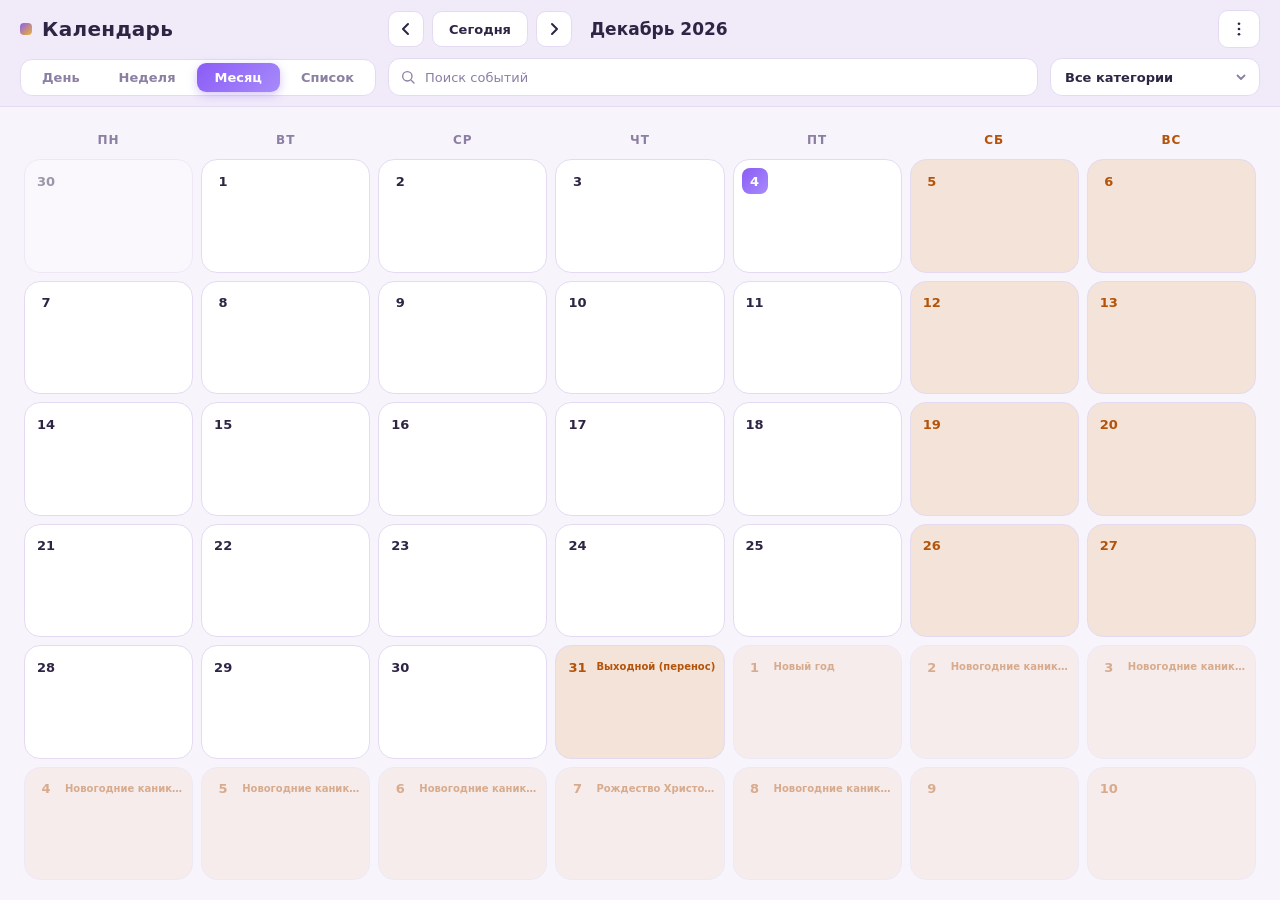
<file: index.html>
<!DOCTYPE html>
<html lang="ru">
<head>
<meta charset="UTF-8">
<meta name="viewport" content="width=device-width, initial-scale=1.0, viewport-fit=cover">
<meta name="color-scheme" content="light dark">
<meta name="theme-color" content="#1e1830">
<meta name="mobile-web-app-capable" content="yes">
<meta name="apple-mobile-web-app-capable" content="yes">
<meta name="apple-mobile-web-app-status-bar-style" content="black">
<meta name="apple-mobile-web-app-title" content="Календарь">
<meta http-equiv="Content-Security-Policy" content="default-src 'none'; script-src 'self'; style-src 'self'; style-src-attr 'unsafe-inline'; img-src 'self'; manifest-src 'self'; connect-src https://api.github.com https://gist.githubusercontent.com data:; base-uri 'none'; form-action 'none'">
<meta name="referrer" content="no-referrer">
<title>Календарь</title>
<link rel="icon" href="assets/favicon.svg" type="image/svg+xml">
<link rel="apple-touch-icon" sizes="180x180" href="assets/touch-icon.png">
<link rel="manifest" href="manifest.webmanifest">
<script src="js/guard.js?v=14"></script>
<link rel="stylesheet" href="css/themes.css?v=14">
<link rel="stylesheet" href="css/base.css?v=14">
<link rel="stylesheet" href="css/calendar.css?v=14">
<link rel="stylesheet" href="css/modal.css?v=14">
<link rel="stylesheet" href="css/select.css?v=14">
<link rel="stylesheet" href="css/responsive.css?v=14">
</head>
<body>

<header class="app-header">
  <div class="app-title"><span class="dot"></span><span class="title-text">Календарь</span></div>

  <div class="nav-group">
    <button class="nav-btn" id="prevBtn" title="Назад" aria-label="Назад"><svg width="16" height="16" viewBox="0 0 16 16" fill="none"><path d="M10 3L5 8l5 5" stroke="currentColor" stroke-width="2" stroke-linecap="round" stroke-linejoin="round"/></svg></button>
    <button class="today-btn" id="todayBtn">Сегодня</button>
    <button class="nav-btn" id="nextBtn" title="Вперёд" aria-label="Вперёд"><svg width="16" height="16" viewBox="0 0 16 16" fill="none"><path d="M6 3l5 5-5 5" stroke="currentColor" stroke-width="2" stroke-linecap="round" stroke-linejoin="round"/></svg></button>
  </div>

  <div class="current-label" id="currentLabel" aria-live="polite"></div>

  <div class="view-switch" role="group" aria-label="Вид календаря">
    <button class="view-btn" data-view="day">День</button>
    <button class="view-btn" data-view="week">Неделя</button>
    <button class="view-btn active" data-view="month">Месяц</button>
    <button class="view-btn" data-view="agenda">Список</button>
  </div>

  <div class="search-box" id="searchBox">
    <svg class="search-ico" width="16" height="16" viewBox="0 0 24 24" fill="none" stroke="currentColor" stroke-width="2" stroke-linecap="round" stroke-linejoin="round"><circle cx="11" cy="11" r="7"/><path d="M21 21l-4.3-4.3"/></svg>
    <input type="text" id="searchInput" placeholder="Поиск событий" autocomplete="off" aria-label="Поиск по названию и месту">
    <button type="button" class="search-clear" id="searchClear" title="Очистить" aria-label="Очистить поиск" hidden>
      <svg width="12" height="12" viewBox="0 0 16 16" fill="none"><path d="M3 3l10 10M13 3L3 13" stroke="currentColor" stroke-width="2" stroke-linecap="round"/></svg>
    </button>
    <div class="search-results" id="searchResults" hidden></div>
  </div>

  <div class="filter-select select-wrapper" id="filterWrap">
    <select id="categoryFilter" aria-label="Фильтр по категории события"></select>
  </div>

  <div class="header-spacer"></div>

  <div class="header-menu">
  <button class="icon-btn menu-btn" id="menuBtn" title="Меню" aria-label="Меню" aria-haspopup="true" aria-expanded="false">
    <svg width="18" height="18" viewBox="0 0 24 24" fill="currentColor"><circle cx="12" cy="5" r="1.8"/><circle cx="12" cy="12" r="1.8"/><circle cx="12" cy="19" r="1.8"/></svg>
  </button>
  <div class="header-actions" id="headerActions">
    <button class="icon-btn" id="settingsBtn" title="Настройки" aria-label="Настройки">
      <svg width="18" height="18" viewBox="0 0 24 24" fill="none" stroke="currentColor" stroke-width="2" stroke-linecap="round" stroke-linejoin="round"><circle cx="12" cy="12" r="3"/><path d="M19.4 15a1.65 1.65 0 00.33 1.82l.06.06a2 2 0 11-2.83 2.83l-.06-.06a1.65 1.65 0 00-1.82-.33 1.65 1.65 0 00-1 1.51V21a2 2 0 01-4 0v-.09a1.65 1.65 0 00-1-1.51 1.65 1.65 0 00-1.82.33l-.06.06a2 2 0 11-2.83-2.83l.06-.06a1.65 1.65 0 00.33-1.82 1.65 1.65 0 00-1.51-1H3a2 2 0 010-4h.09a1.65 1.65 0 001.51-1 1.65 1.65 0 00-.33-1.82l-.06-.06a2 2 0 112.83-2.83l.06.06a1.65 1.65 0 001.82.33h0a1.65 1.65 0 001-1.51V3a2 2 0 014 0v.09a1.65 1.65 0 001 1.51h0a1.65 1.65 0 001.82-.33l.06-.06a2 2 0 112.83 2.83l-.06.06a1.65 1.65 0 00-.33 1.82v0a1.65 1.65 0 001.51 1H21a2 2 0 010 4h-.09a1.65 1.65 0 00-1.51 1z"/></svg>
      <span class="btn-text">Настройки</span>
    </button>
    <button class="icon-btn" id="gistSyncBtn" title="Синхронизировать с Gist" aria-label="Синхронизировать с Gist">
      <svg width="18" height="18" viewBox="0 0 24 24" fill="none" stroke="currentColor" stroke-width="2" stroke-linecap="round" stroke-linejoin="round"><path d="M21 12a9 9 0 01-15.5 6.2L3 16"/><path d="M3 12a9 9 0 0115.5-6.2L21 8"/><path d="M21 3v5h-5"/><path d="M3 21v-5h5"/></svg>
      <span class="btn-text">Синхр.</span>
    </button>
    <button class="icon-btn" id="gistBtn" title="Настроить GitHub Gist синхронизацию" aria-label="GitHub Gist">
      <svg width="18" height="18" viewBox="0 0 24 24" fill="none" stroke="currentColor" stroke-width="2" stroke-linecap="round" stroke-linejoin="round"><path d="M18 10h-1.26A8 8 0 109 20h9a5 5 0 000-10z"/></svg>
      <span class="btn-text">Gist</span>
    </button>
    <button class="icon-btn primary" id="exportBtn" title="Экспорт в JSON" aria-label="Экспорт в JSON">
      <svg width="18" height="18" viewBox="0 0 24 24" fill="none" stroke="currentColor" stroke-width="2" stroke-linecap="round" stroke-linejoin="round"><path d="M21 15v4a2 2 0 01-2 2H5a2 2 0 01-2-2v-4"/><path d="M7 10l5 5 5-5"/><path d="M12 15V3"/></svg>
      <span class="btn-text">Экспорт</span>
    </button>
  </div>
  </div>
</header>

<main class="main">
  <div class="view-container" id="viewContainer"></div>

  <!-- Панель событий выбранного дня -->
  <section class="day-panel" id="dayPanel" aria-label="События дня">
    <div class="day-panel-inner">
      <div class="day-panel-content">
        <div class="panel-header">
          <div class="panel-title">
            <span id="panelTitle"></span>
          </div>
          <button class="panel-add-btn" id="panelAddBtn">
            <svg width="14" height="14" viewBox="0 0 16 16" fill="none"><path d="M8 3v10M3 8h10" stroke="currentColor" stroke-width="2" stroke-linecap="round"/></svg>
            Событие
          </button>
          <button class="panel-close" id="panelCloseBtn" title="Закрыть" aria-label="Закрыть">
            <svg width="16" height="16" viewBox="0 0 16 16" fill="none"><path d="M3 3l10 10M13 3L3 13" stroke="currentColor" stroke-width="2" stroke-linecap="round"/></svg>
          </button>
        </div>
        <div class="events-list" id="eventsList"></div>
      </div>
    </div>
  </section>
</main>

<!-- Модальное окно события -->
<div class="modal-overlay" id="modalOverlay">
  <div class="modal" role="dialog" aria-modal="true" aria-labelledby="eventModalTitle">
    <h2 id="eventModalTitle">Новое событие</h2>
    <div class="field">
      <label for="evTitle">Название</label>
      <input type="text" id="evTitle" maxlength="200" placeholder="Что за событие?">
    </div>
    <div class="field-row">
      <div class="field">
        <label for="evDate">Дата</label>
        <input type="date" id="evDate">
      </div>
      <div class="field">
        <label for="evStart">Начало</label>
        <input type="time" id="evStart" value="10:00">
      </div>
      <div class="field">
        <label for="evEnd">Конец</label>
        <input type="time" id="evEnd" value="11:00">
      </div>
    </div>
    <div class="field">
      <label for="evRepeat">Повторение</label>
      <div class="select-wrapper">
        <select id="evRepeat">
          <option value="none">Не повторять</option>
          <option value="daily">Каждый день</option>
          <option value="weekly">Каждую неделю</option>
          <option value="monthly">Каждый месяц</option>
          <option value="yearly">Каждый год</option>
        </select>
      </div>
    </div>
    <div class="repeat-opts" id="repeatOpts" hidden>
      <div class="field-row">
        <div class="field">
          <label for="evInterval" id="intervalLabel">Интервал</label>
          <input type="number" id="evInterval" min="1" max="99" value="1" inputmode="numeric">
        </div>
        <div class="field">
          <label for="evUntil">Повторять до</label>
          <input type="date" id="evUntil">
        </div>
      </div>
      <div class="field" id="weekdaysField" hidden>
        <label>По дням недели</label>
        <div class="weekday-picker" id="weekdayPicker"></div>
      </div>
    </div>
    <div class="field">
      <label>Цвет события</label>
      <div class="cat-picker" id="catPicker"></div>
    </div>
    <div class="field">
      <label for="evCategory">Категория события</label>
      <div class="select-wrapper">
        <select id="evCategory"></select>
      </div>
      <div class="trip-row" id="tripRow" hidden>
        <button type="button" class="attach-btn" id="detailsBtn"></button>
      </div>
    </div>
    <div class="field">
      <label for="evLocation">Место</label>
      <input type="text" id="evLocation" maxlength="500" placeholder="Где проходит?">
    </div>
    <div class="field">
      <label for="evDesc">Описание</label>
      <textarea id="evDesc" rows="2" maxlength="2000" placeholder="Детали..."></textarea>
    </div>
    <div class="field">
      <label>Прикрепить файлы</label>
      <button type="button" class="attach-btn" id="attachFileBtn"></button>
      <div class="attach-file-list" id="attachFileList"></div>
      <input type="file" id="eventFileInput" multiple hidden>
    </div>
    <div class="modal-actions">
      <button class="btn-ghost" id="modalCancel">Отмена</button>
      <button class="btn-primary" id="modalSave">Сохранить</button>
    </div>
  </div>
</div>

<!-- Подробности выездного конкурса (поверх окна события) -->
<div class="modal-overlay" id="detailsModal">
  <div class="modal modal-details" role="dialog" aria-modal="true" aria-labelledby="detailsModalTitle">
    <h2 id="detailsModalTitle">Подробности конкурса</h2>
    <div class="details-body">
      <div class="details-grid" id="detailsFields"></div>
    </div>
    <div class="modal-actions">
      <button class="btn-ghost" id="detailsCancel">Отмена</button>
      <button class="btn-primary" id="detailsSave">Сохранить</button>
    </div>
  </div>
</div>

<!-- Модальное окно Gist -->
<div class="modal-overlay" id="gistModal">
  <div class="modal" role="dialog" aria-modal="true" aria-labelledby="gistModalTitle">
    <h2 id="gistModalTitle">GitHub Gist синхронизация</h2>
    <p class="field-hint gist-mode" id="gistMode"></p>
    <div class="field">
      <label for="gistId">Gist ID</label>
      <input type="text" id="gistId" placeholder="например, a1b2c3d4e5f6..." autocomplete="off" autocapitalize="off" spellcheck="false">
    </div>
    <div class="field">
      <label for="gistToken">Personal Access Token (только для редакторов)</label>
      <input type="password" id="gistToken" placeholder="ghp_..." autocomplete="new-password" autocapitalize="off" spellcheck="false">
    </div>
    <p class="field-hint">Только просмотр: введите один Gist ID, токен не нужен. Токен выдаёт владелец календаря.</p>
    <div class="modal-actions">
      <button class="btn-ghost" id="gistDisconnect" hidden>Отключить Gist</button>
      <button class="btn-ghost" id="gistCancel">Отмена</button>
      <button class="btn-primary" id="gistSave">Сохранить</button>
    </div>
  </div>
</div>

<!-- Модальное окно настроек -->
<div class="modal-overlay" id="settingsModal">
  <div class="modal" role="dialog" aria-modal="true" aria-labelledby="settingsModalTitle">
    <h2 id="settingsModalTitle">Настройки</h2>
    <div class="field">
      <label for="setTheme">Тема оформления</label>
      <div class="select-wrapper">
        <select id="setTheme">
          <option value="auto">Системная</option>
          <option value="light">Светлая</option>
          <option value="dark">Тёмная</option>
          <option value="sepia">Сепия</option>
          <option value="ocean">Океан</option>
          <option value="forest">Лесная</option>
        </select>
      </div>
    </div>
    <div class="field">
      <label for="setFirstDay">Первый день недели</label>
      <div class="select-wrapper">
        <select id="setFirstDay">
          <option value="1">Понедельник</option>
          <option value="0">Воскресенье</option>
          <option value="6">Суббота</option>
        </select>
      </div>
    </div>
    <div class="field">
      <label for="setWeekend">Выходные</label>
      <div class="select-wrapper">
        <select id="setWeekend">
          <option value="6,0">Суббота и воскресенье</option>
          <option value="0">Только воскресенье</option>
          <option value="1,6">Суббота и понедельник</option>
        </select>
      </div>
    </div>
    <div class="field">
      <label for="setTimeFormat">Формат времени</label>
      <div class="select-wrapper">
        <select id="setTimeFormat">
          <option value="24">24-часовой</option>
          <option value="12">12-часовой (AM/PM)</option>
        </select>
      </div>
    </div>
    <div class="field">
      <label for="setHourHeight">Масштаб сетки дня и недели</label>
      <div class="select-wrapper">
        <select id="setHourHeight">
          <option value="40">Компактный</option>
          <option value="56">Обычный</option>
          <option value="80">Крупный</option>
        </select>
      </div>
    </div>
    <div class="field">
      <label for="setHolidays">Праздники РФ</label>
      <div class="select-wrapper">
        <select id="setHolidays">
          <option value="on">Показывать и подсвечивать</option>
          <option value="off">Скрыть</option>
        </select>
      </div>
    </div>
    <div class="modal-actions">
      <button class="btn-ghost" id="settingsCancel">Отмена</button>
      <button class="btn-primary" id="settingsSave">Сохранить</button>
    </div>
  </div>
</div>

<!-- Выбор области действия для повторяющегося события -->
<div class="modal-overlay" id="scopeModal">
  <div class="modal modal-sm" role="dialog" aria-modal="true" aria-labelledby="scopeTitle">
    <h2 id="scopeTitle">Повторяющееся событие</h2>
    <p class="scope-text" id="scopeText"></p>
    <div class="scope-actions">
      <button class="btn-primary" data-scope="this">Только это событие</button>
      <button class="btn-primary alt" data-scope="all">Вся серия</button>
      <button class="btn-ghost" data-scope="cancel">Отмена</button>
    </div>
  </div>
</div>

<div class="toast" id="toast" role="status" aria-live="polite"></div>
<div class="undo-bar" id="undoBar" role="status" aria-live="polite">
  <span id="undoText"></span>
  <button type="button" class="undo-btn" id="undoBtn">Отменить</button>
</div>

<!-- Порядок важен: скрипты классические (без ES-модулей), чтобы работать по file:// -->
<script src="js/config.js?v=14"></script>
<script src="js/utils.js?v=14"></script>
<script src="js/recurrence.js?v=14"></script>
<script src="js/settings.js?v=14"></script>
<script src="js/holidays.js?v=14"></script>
<script src="js/attachments.js?v=14"></script>
<script src="js/storage.js?v=14"></script>
<script src="js/gist.js?v=14"></script>
<script src="js/events.js?v=14"></script>
<script src="js/render.js?v=14"></script>
<script src="js/drag.js?v=14"></script>
<script src="js/select.js?v=14"></script>
<script src="js/ui.js?v=14"></script>
<script src="js/attachments-ui.js?v=14"></script>
<script src="js/modal.js?v=14"></script>
<script src="js/search.js?v=14"></script>
<script src="js/settings-ui.js?v=14"></script>
<script src="js/main.js?v=14"></script>
</body>
</html>
</file>
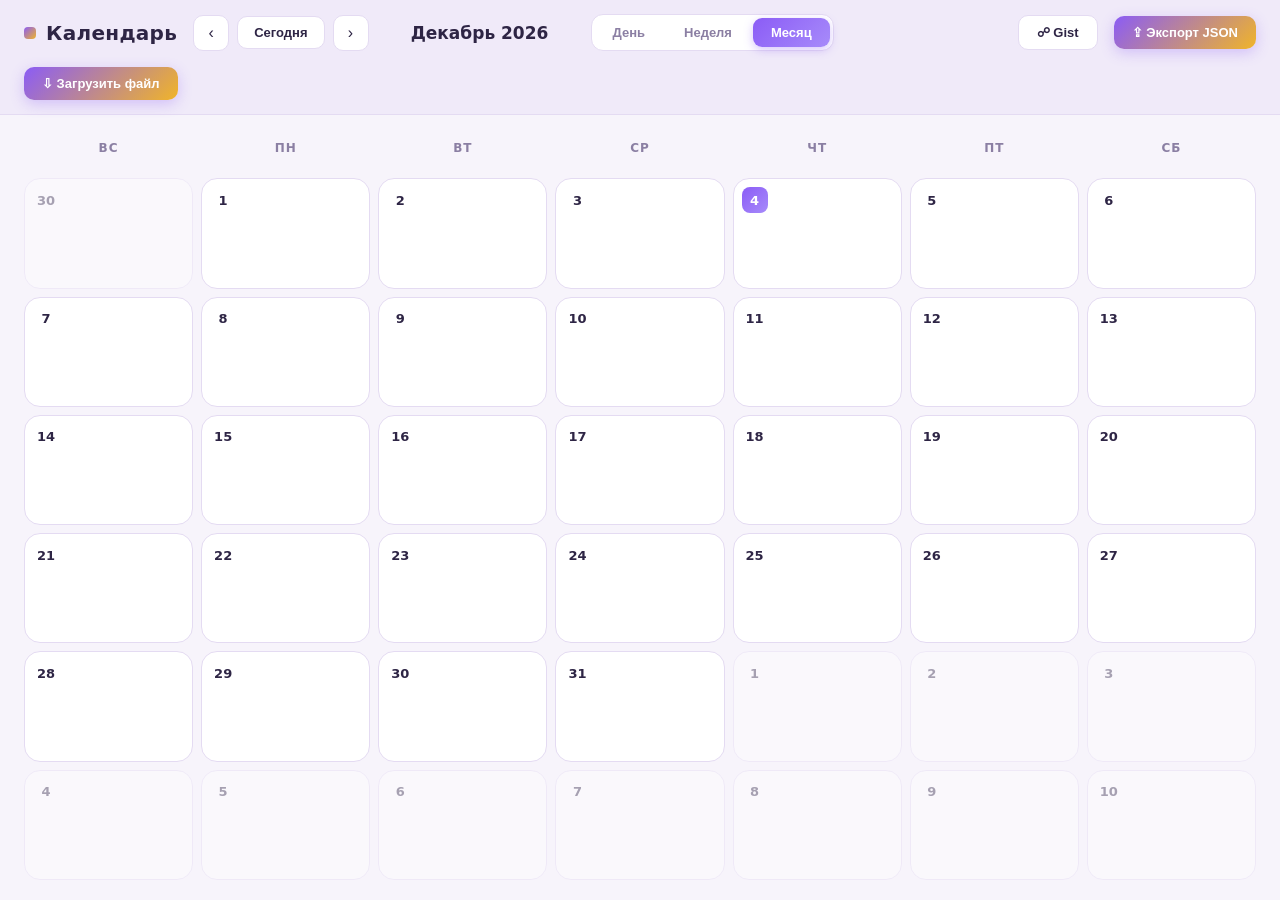
<file: calendar.html>
<!DOCTYPE html>
<html lang="ru">
<head>
<meta charset="UTF-8">
<meta name="viewport" content="width=device-width, initial-scale=1.0">
<title>Календарь</title>
<style>
  :root {
    /* Пурпурно-жёплая гамма */
    --bg: #f7f4fb;
    --bg-soft: #f0eaf9;
    --surface: #ffffff;
    --surface-2: #f4effc;
    --border: #e4dbf2;
    --text: #2e2545;
    --text-muted: #8b7fa3;

    --c-purple: #8b5cf6;
    --c-purple-soft: #a78bfa;
    --c-amber: #f0b429;
    --c-pink: #e879c9;
    --c-lavender: #c4b5fd;
    --c-peach: #fcd34d;

    --radius: 16px;
    --ease-spring: cubic-bezier(0.34, 1.4, 0.44, 1);
    --ease-smooth: cubic-bezier(0.4, 0, 0.2, 1);
  }

  * { margin: 0; padding: 0; box-sizing: border-box; -webkit-tap-highlight-color: transparent; }

  html, body { height: 100%; }

  body {
    font-family: "Segoe UI", system-ui, -apple-system, sans-serif;
    background: var(--bg);
    color: var(--text);
    overflow: hidden;
    display: flex;
    flex-direction: column;
  }

  /* ============ ШАПКА ============ */
  .app-header {
    display: flex;
    align-items: center;
    gap: 16px;
    padding: 14px 24px;
    background: var(--bg-soft);
    border-bottom: 1px solid var(--border);
    flex-wrap: wrap;
  }

  .app-title {
    font-size: 20px;
    font-weight: 700;
    letter-spacing: 0.3px;
    display: flex;
    align-items: center;
    gap: 10px;
  }

  .app-title .dot {
    width: 12px; height: 12px;
    border-radius: 4px;
    background: linear-gradient(135deg, var(--c-purple), var(--c-amber));
  }

  .nav-group {
    display: flex;
    align-items: center;
    gap: 8px;
  }

  .nav-btn {
    background: var(--surface);
    border: 1px solid var(--border);
    color: var(--text);
    width: 36px; height: 36px;
    border-radius: 10px;
    cursor: pointer;
    font-size: 16px;
    transition: all 0.2s var(--ease-smooth);
  }
  .nav-btn:hover { background: var(--surface-2); transform: translateY(-1px); }

  .today-btn {
    background: var(--surface);
    border: 1px solid var(--border);
    color: var(--text);
    padding: 8px 16px;
    border-radius: 10px;
    cursor: pointer;
    font-size: 13px;
    font-weight: 600;
    transition: all 0.2s var(--ease-smooth);
  }
  .today-btn:hover { background: var(--surface-2); }

  .current-label {
    font-size: 17px;
    font-weight: 600;
    min-width: 190px;
    text-align: center;
  }

  /* Переключатель вида */
  .view-switch {
    display: flex;
    background: var(--surface);
    border: 1px solid var(--border);
    border-radius: 12px;
    padding: 3px;
    gap: 3px;
  }
  .view-btn {
    border: none;
    background: transparent;
    color: var(--text-muted);
    padding: 7px 18px;
    border-radius: 9px;
    cursor: pointer;
    font-size: 13px;
    font-weight: 600;
    transition: all 0.25s var(--ease-smooth);
  }
  .view-btn:hover { color: var(--text); }
  .view-btn.active {
    background: linear-gradient(135deg, var(--c-purple), var(--c-purple-soft));
    color: #fff;
    box-shadow: 0 3px 10px rgba(139, 92, 246, 0.35);
  }

  .header-spacer { flex: 1; }

  .import-btn {
    background: linear-gradient(135deg, var(--c-purple), var(--c-amber));
    border: none;
    color: #fff;
    padding: 9px 18px;
    border-radius: 10px;
    cursor: pointer;
    font-size: 13px;
    font-weight: 600;
    transition: all 0.2s var(--ease-smooth);
    box-shadow: 0 4px 14px rgba(139, 92, 246, 0.3);
  }
  .import-btn:hover { transform: translateY(-1px); box-shadow: 0 6px 20px rgba(139, 92, 246, 0.45); }

  .gist-btn {
    background: var(--surface);
    border: 1px solid var(--border);
    color: var(--text);
    padding: 9px 18px;
    border-radius: 10px;
    cursor: pointer;
    font-size: 13px;
    font-weight: 600;
    transition: all 0.2s var(--ease-smooth);
  }
  .gist-btn:hover { background: var(--surface-2); border-color: var(--c-purple-soft); }
  .gist-btn.connected {
    background: linear-gradient(135deg, #22c55e, #16a34a);
    color: #fff;
    border-color: transparent;
  }

  /* ============ ОСНОВНАЯ ОБЛАСТЬ ============ */
  .main {
    flex: 1;
    display: flex;
    flex-direction: column;
    overflow: hidden;
    position: relative;
  }

  .view-container {
    flex: 1;
    overflow: auto;
    padding: 20px 24px;
  }

  /* ============ МЕСЯЦ ============ */
  .month-grid {
    display: grid;
    grid-template-columns: repeat(7, 1fr);
    gap: 8px;
    height: 100%;
  }

  .weekday-header {
    text-align: center;
    font-size: 12px;
    font-weight: 700;
    text-transform: uppercase;
    letter-spacing: 1px;
    color: var(--text-muted);
    padding: 6px 0 10px;
  }

  .month-cell {
    background: var(--surface);
    border: 1px solid var(--border);
    border-radius: var(--radius);
    padding: 8px;
    min-height: 105px;
    cursor: pointer;
    display: -webkit-box;
    display: flex;
    -webkit-box-orient: vertical;
    -webkit-box-direction: normal;
            flex-direction: column;
    gap: 4px;
    transition: transform 0.25s var(--ease-spring), border-color 0.2s, background 0.2s;
    overflow: hidden;
    position: relative;
    -webkit-tap-highlight-color: transparent;
  }
  .month-cell:hover {
    transform: translateY(-3px) scale(1.02);
    border-color: var(--c-purple-soft);
    background: var(--surface-2);
    z-index: 2;
    box-shadow: 0 10px 24px rgba(139, 92, 246, 0.15);
  }
  .month-cell.other-month { opacity: 0.4; }
  .month-cell.other-month:hover { opacity: 0.7; }
  .month-cell.selected {
    border-color: var(--c-purple);
    box-shadow: 0 0 0 1px var(--c-purple), 0 8px 24px rgba(139, 92, 246, 0.2);
  }
  .month-cell.today .day-num {
    background: linear-gradient(135deg, var(--c-purple), var(--c-purple-soft));
    color: #fff;
  }

  .day-num {
    font-size: 13px;
    font-weight: 700;
    width: 26px; height: 26px;
    display: flex;
    align-items: center;
    justify-content: center;
    border-radius: 8px;
  }

  .month-event {
    font-size: 11px;
    font-weight: 600;
    padding: 3px 7px;
    border-radius: 6px;
    white-space: nowrap;
    overflow: hidden;
    text-overflow: ellipsis;
    transition: filter 0.15s;
  }
  .month-event:hover { filter: brightness(0.92); }
  .month-event.more {
    background: transparent !important;
    color: var(--text-muted);
    font-weight: 500;
  }

  /* ============ НЕДЕЛЯ / ДЕНЬ ============ */
  .time-grid-wrapper {
    height: 100%;
    display: flex;
    flex-direction: column;
  }

  .time-grid-header {
    display: grid;
    grid-template-columns: 60px repeat(var(--cols, 7), 1fr);
    gap: 6px;
    margin-bottom: 8px;
  }
  .time-grid-header .day-col-header {
    text-align: center;
    padding: 8px 4px;
    border-radius: 12px;
    background: var(--surface);
    border: 1px solid var(--border);
    transition: all 0.2s;
    cursor: pointer;
  }
  .time-grid-header .day-col-header:hover { background: var(--surface-2); }
  .time-grid-header .day-col-header.selected {
    border-color: var(--c-purple);
    box-shadow: 0 0 0 1px var(--c-purple);
  }
  .time-grid-header .day-col-header.today .dow-num {
    background: linear-gradient(135deg, var(--c-purple), var(--c-purple-soft));
    color: #fff;
  }
  .dow-name { font-size: 11px; text-transform: uppercase; letter-spacing: 1px; color: var(--text-muted); font-weight: 700; }
  .dow-num { font-size: 18px; font-weight: 700; width: 32px; height: 32px; margin: 4px auto 0; display: flex; align-items: center; justify-content: center; border-radius: 10px; }

  .time-grid-body {
    flex: 1;
    display: grid;
    grid-template-columns: 60px repeat(var(--cols, 7), 1fr);
    gap: 6px;
    overflow-y: auto;
    min-height: 0;
  }

  .hour-labels {
    display: flex;
    flex-direction: column;
  }
  .hour-label {
    height: 56px;
    font-size: 11px;
    color: var(--text-muted);
    text-align: right;
    padding-right: 10px;
    transform: translateY(-7px);
    font-weight: 600;
  }

  .day-column {
    position: relative;
    background: var(--surface);
    border: 1px solid var(--border);
    border-radius: 12px;
    cursor: pointer;
    transition: background 0.2s;
  }
  .day-column:hover { background: var(--surface-2); }
  .day-column.weekend { background: #faf7fe; }

  .hour-line {
    height: 56px;
    border-bottom: 1px solid rgba(139, 92, 246, 0.07);
  }

  .timed-event {
    position: absolute;
    left: 4px; right: 4px;
    border-radius: 8px;
    padding: 4px 8px;
    font-size: 11px;
    font-weight: 600;
    overflow: hidden;
    cursor: pointer;
    transition: filter 0.15s, transform 0.15s;
    z-index: 2;
  }
  .timed-event:hover { filter: brightness(0.92); transform: scale(1.01); }
  .timed-event .te-time { font-size: 10px; opacity: 0.75; font-weight: 500; }

  /* ============ ПАНЕЛЬ СОБЫТИЙ (анимация разворачивания) ============ */
  .day-panel {
    display: grid;
    grid-template-rows: 0fr;
    transition: grid-template-rows 0.45s var(--ease-spring);
    flex-shrink: 0;
  }
  .day-panel.open { grid-template-rows: 1fr; }

  .day-panel-inner {
    overflow: hidden;
    min-height: 0;
  }

  .day-panel-content {
    background: var(--bg-soft);
    border-top: 1px solid var(--border);
    padding: 18px 24px 22px;
    opacity: 0;
    transform: translateY(12px);
    transition: opacity 0.35s var(--ease-smooth) 0.08s, transform 0.35s var(--ease-smooth) 0.08s;
  }
  .day-panel.open .day-panel-content { opacity: 1; transform: translateY(0); }

  .panel-header {
    display: flex;
    align-items: center;
    gap: 14px;
    margin-bottom: 14px;
  }
  .panel-title { font-size: 18px; font-weight: 700; }
  .panel-title .panel-date-badge {
    display: inline-flex;
    align-items: center;
    justify-content: center;
    width: 34px; height: 34px;
    border-radius: 10px;
    background: linear-gradient(135deg, var(--c-purple), var(--c-purple-soft));
    color: #fff;
    font-size: 16px;
    margin-right: 10px;
    vertical-align: middle;
  }
  .panel-add-btn {
    background: var(--surface);
    border: 1px solid var(--border);
    color: var(--text);
    padding: 8px 16px;
    border-radius: 10px;
    cursor: pointer;
    font-size: 13px;
    font-weight: 600;
    transition: all 0.2s;
  }
  .panel-add-btn:hover { background: var(--surface-2); border-color: var(--c-purple-soft); }
  .panel-close {
    margin-left: auto;
    background: transparent;
    border: none;
    color: var(--text-muted);
    font-size: 20px;
    cursor: pointer;
    width: 34px; height: 34px;
    border-radius: 8px;
    transition: all 0.2s;
  }
  .panel-close:hover { background: var(--surface-2); color: var(--text); }

  .events-list {
    display: flex;
    flex-direction: column;
    gap: 8px;
  }

  .event-card {
    display: flex;
    align-items: center;
    gap: 14px;
    background: var(--surface);
    border: 1px solid var(--border);
    border-left: 4px solid var(--cat-color, var(--c-purple));
    border-radius: 12px;
    padding: 12px 16px;
    animation: eventIn 0.35s var(--ease-spring) backwards;
    transition: transform 0.2s var(--ease-spring), background 0.2s;
  }
  .event-card:hover { transform: translateX(4px); background: var(--surface-2); }
  @keyframes eventIn {
    from { opacity: 0; transform: translateY(10px) scale(0.97); }
    to   { opacity: 1; transform: translateY(0) scale(1); }
  }

  .event-time {
    font-size: 12px;
    font-weight: 700;
    color: var(--text-muted);
    min-width: 96px;
    font-variant-numeric: tabular-nums;
  }
  .event-info { flex: 1; min-width: 0; }
  .event-title { font-size: 14px; font-weight: 600; }
  .event-meta { font-size: 12px; color: var(--text-muted); margin-top: 2px; }
  .event-del {
    background: transparent;
    border: none;
    color: var(--text-muted);
    cursor: pointer;
    font-size: 15px;
    width: 30px; height: 30px;
    border-radius: 8px;
    opacity: 0;
    transition: all 0.2s;
  }
  .event-card:hover .event-del { opacity: 1; }
  .event-del:hover { background: rgba(232, 121, 201, 0.15); color: var(--c-pink); }

  .empty-note {
    color: var(--text-muted);
    font-size: 13px;
    text-align: center;
    padding: 18px 0 6px;
  }

  /* ============ МОДАЛЬНОЕ ОКНО ============ */
  .modal-overlay {
    position: fixed;
    inset: 0;
    background: rgba(46, 37, 69, 0.35);
    -webkit-backdrop-filter: blur(4px);
    backdrop-filter: blur(4px);
    display: -webkit-box;
    display: flex;
    -webkit-box-align: center;
            align-items: center;
    -webkit-box-pack: center;
            justify-content: center;
    z-index: 100;
    opacity: 0;
    pointer-events: none;
    transition: opacity 0.25s;
  }
  .modal-overlay.open { opacity: 1; pointer-events: auto; }

  .modal {
    background: var(--surface);
    border: 1px solid var(--border);
    border-radius: 20px;
    padding: 26px;
    width: 420px;
    max-width: 92vw;
    max-height: 88vh;
    overflow-y: auto;
    transform: scale(0.92) translateY(16px);
    transition: transform 0.3s var(--ease-spring);
    box-shadow: 0 24px 64px rgba(139, 92, 246, 0.25);
  }
  .modal-overlay.open .modal { transform: scale(1) translateY(0); }

  .modal h2 { font-size: 18px; margin-bottom: 18px; }

  .field { margin-bottom: 14px; }
  .field label {
    display: block;
    font-size: 12px;
    font-weight: 600;
    color: var(--text-muted);
    text-transform: uppercase;
    letter-spacing: 0.6px;
    margin-bottom: 6px;
  }
  .field input, .field textarea, .field select {
    width: 100%;
    background: var(--bg);
    border: 1px solid var(--border);
    border-radius: 10px;
    color: var(--text);
    padding: 10px 12px;
    font-size: 14px;
    font-family: inherit;
    outline: none;
    transition: border-color 0.2s, box-shadow 0.2s;
  }
  .field input:focus, .field textarea:focus, .field select:focus {
    border-color: var(--c-purple);
    box-shadow: 0 0 0 3px rgba(139, 92, 246, 0.18);
  }
  .field-row { display: flex; gap: 10px; }
  .field-row .field { flex: 1; }

  .cat-picker { display: flex; gap: 8px; }
  .cat-option {
    width: 38px; height: 38px;
    border-radius: 12px;
    border: 2px solid transparent;
    cursor: pointer;
    transition: all 0.2s var(--ease-spring);
    position: relative;
  }
  .cat-option:hover { transform: scale(1.12); }
  .cat-option.active {
    border-color: var(--text);
    transform: scale(1.12);
    box-shadow: 0 4px 14px rgba(139, 92, 246, 0.3);
  }

  .modal-actions { display: flex; gap: 10px; margin-top: 20px; }
  .btn-primary {
    flex: 1;
    background: linear-gradient(135deg, var(--c-purple), var(--c-pink));
    border: none;
    color: #fff;
    padding: 12px;
    border-radius: 12px;
    font-size: 14px;
    font-weight: 700;
    cursor: pointer;
    transition: all 0.2s;
  }
  .btn-primary:hover { filter: brightness(1.08); transform: translateY(-1px); }
  .btn-ghost {
    background: var(--surface-2);
    border: 1px solid var(--border);
    color: var(--text);
    padding: 12px 18px;
    border-radius: 12px;
    font-size: 14px;
    font-weight: 600;
    cursor: pointer;
    transition: all 0.2s;
  }
  .btn-ghost:hover { background: var(--border); }

  /* ============ ТОСТ ============ */
  .toast {
    position: fixed;
    bottom: 24px;
    left: 50%;
    transform: translateX(-50%) translateY(80px);
    background: linear-gradient(135deg, var(--c-purple), var(--c-purple-soft));
    color: #fff;
    padding: 12px 22px;
    border-radius: 12px;
    font-size: 13px;
    font-weight: 600;
    z-index: 200;
    opacity: 0;
    transition: all 0.35s var(--ease-spring);
    box-shadow: 0 12px 32px rgba(139, 92, 246, 0.4);
  }
  .toast.show { opacity: 1; transform: translateX(-50%) translateY(0); }

  /* Скроллбар */
  ::-webkit-scrollbar { width: 10px; height: 10px; }
  ::-webkit-scrollbar-track { background: transparent; }
  ::-webkit-scrollbar-thumb { background: var(--c-lavender); border-radius: 6px; }
  ::-webkit-scrollbar-thumb:hover { background: var(--c-purple-soft); }

  /* ============ АДАПТИВНОСТЬ ============ */

  /* Планшеты (768px – 1024px) */
  @media (max-width: 1024px) {
    .app-header { padding: 12px 16px; gap: 10px; }
    .current-label { min-width: 150px; font-size: 15px; }
    .view-container { padding: 14px 16px; }
    .month-cell { min-height: 85px; padding: 6px; }
    .month-event { font-size: 10px; }
    .time-grid-body { overflow-x: auto; }
  }

  /* Мобильные (< 768px) */
  @media (max-width: 768px) {
    .app-header {
      padding: 10px 12px;
      gap: 8px;
      flex-wrap: wrap;
    }
    .app-title { font-size: 17px; width: 100%; }
    .nav-group { order: 2; }
    .current-label {
      order: 3;
      min-width: 0;
      flex: 1;
      font-size: 14px;
      text-align: left;
    }
    .view-switch { order: 4; width: 100%; justify-content: center; }
    .view-btn { padding: 8px 14px; font-size: 12px; }
    .header-spacer { display: none; }
    .import-btn { order: 5; width: 100%; padding: 12px; }

    .view-container { padding: 10px 10px; }

    /* Месяц на мобильных */
    .month-grid { gap: 4px; }
    .weekday-header { font-size: 10px; padding: 4px 0 6px; }
    .month-cell {
      min-height: 60px;
      padding: 4px;
      border-radius: 10px;
    }
    .day-num { width: 22px; height: 22px; font-size: 11px; border-radius: 6px; }
    .month-event { font-size: 9px; padding: 2px 4px; border-radius: 4px; }

    /* Неделя/день на мобильных — горизонтальный скролл */
    .time-grid-header { grid-template-columns: 40px repeat(var(--cols, 7), minmax(80px, 1fr)); }
    .time-grid-body {
      grid-template-columns: 40px repeat(var(--cols, 7), minmax(80px, 1fr));
      overflow-x: auto;
    }
    .hour-label { font-size: 9px; padding-right: 6px; }
    .hour-line { height: 48px; }
    .timed-event { font-size: 10px; padding: 3px 5px; }
    .timed-event .te-time { font-size: 9px; }

    /* Панель событий */
    .day-panel-content { padding: 14px 12px 18px; }
    .panel-title { font-size: 15px; }
    .panel-title .panel-date-badge { width: 28px; height: 28px; font-size: 14px; }
    .panel-add-btn { padding: 7px 12px; font-size: 12px; }
    .event-card { padding: 10px 12px; gap: 10px; }
    .event-time { min-width: 80px; font-size: 11px; }
    .event-title { font-size: 13px; }
    .event-meta { font-size: 11px; }

    /* Модалка на мобильных */
    .modal {
      width: 100%;
      max-width: 100vw;
      border-radius: 20px 20px 0 0;
      padding: 20px 16px;
      max-height: 92vh;
    }
    .modal-overlay { align-items: flex-end; }
    .field-row { flex-direction: column; gap: 0; }
    .cat-option { width: 44px; height: 44px; }

    /* Тост */
    .toast { bottom: 16px; padding: 10px 18px; font-size: 12px; max-width: 90vw; }
  }

  /* Очень маленькие экраны (< 380px) */
  @media (max-width: 380px) {
    .month-cell { min-height: 50px; }
    .month-event { display: none; }
    .month-event:first-of-type { display: block; }
    .day-num { width: 20px; height: 20px; font-size: 10px; }
  }

  /* Ландшафтная ориентация на мобильных */
  @media (max-height: 500px) and (orientation: landscape) {
    .app-header { padding: 6px 12px; }
    .app-title { font-size: 15px; width: auto; }
    .view-switch { width: auto; }
    .import-btn { width: auto; padding: 6px 14px; }
    .month-cell { min-height: 50px; }
  }

  /* Тёмная система — уважение к prefers-color-scheme (оставляем светлую, но мягче) */
  @media (prefers-color-scheme: dark) {
    :root {
      --bg: #1e1830;
      --bg-soft: #241d3a;
      --surface: #2b2344;
      --surface-2: #332a52;
      --border: #3d3360;
      --text: #f0eaff;
      --text-muted: #a89ec8;
    }
    .day-column.weekend { background: #262040; }
    .hour-line { border-bottom-color: rgba(139, 92, 246, 0.1); }
    .field input, .field textarea, .field select { background: #241d3a; }
  }

  /* Уменьшенная анимация для пользователей с настройкой */
  @media (prefers-reduced-motion: reduce) {
    *, *::before, *::after {
      animation-duration: 0.01ms !important;
      transition-duration: 0.01ms !important;
    }
  }

  /* Кросс-браузерность: fallback для grid */
  @supports not (display: grid) {
    .month-grid { display: flex; flex-wrap: wrap; }
    .month-cell { width: calc(100% / 7 - 8px); }
    .time-grid-header, .time-grid-body { display: flex; }
    .day-column { flex: 1; min-width: 100px; }
  }

  /* Touch-устройства: увеличенные зоны нажатия */
  @media (pointer: coarse) {
    .nav-btn, .today-btn, .view-btn, .panel-close, .event-del { min-width: 44px; min-height: 44px; }
    .month-cell { min-height: 70px; }
  }
</style>
</head>
<body>

<header class="app-header">
  <div class="app-title"><span class="dot"></span>Календарь</div>
  <div class="nav-group">
    <button class="nav-btn" id="prevBtn" title="Назад">&#8249;</button>
    <button class="today-btn" id="todayBtn">Сегодня</button>
    <button class="nav-btn" id="nextBtn" title="Вперёд">&#8250;</button>
  </div>
  <div class="current-label" id="currentLabel"></div>
  <div class="view-switch">
    <button class="view-btn" data-view="day">День</button>
    <button class="view-btn" data-view="week">Неделя</button>
    <button class="view-btn active" data-view="month">Месяц</button>
  </div>
  <div class="header-spacer"></div>
  <button class="gist-btn" id="gistBtn" title="GitHub Gist синхронизация">&#9741; Gist</button>
  <button class="import-btn" id="exportBtn">&#8682; Экспорт JSON</button>
  <button class="import-btn" id="importBtn">&#8681; Загрузить файл</button>
  <input type="file" id="fileInput" accept=".ics,.json,.csv" hidden>
</header>

<div class="main">
  <div class="view-container" id="viewContainer"></div>

  <!-- Панель событий выбранного дня -->
  <div class="day-panel" id="dayPanel">
    <div class="day-panel-inner">
      <div class="day-panel-content">
        <div class="panel-header">
          <div class="panel-title">
            <span class="panel-date-badge" id="panelDateBadge"></span>
            <span id="panelTitle"></span>
          </div>
          <button class="panel-add-btn" id="panelAddBtn">+ Событие</button>
          <button class="panel-close" id="panelCloseBtn" title="Закрыть">&times;</button>
        </div>
        <div class="events-list" id="eventsList"></div>
      </div>
    </div>
  </div>
</div>

<!-- Модальное окно добавления события -->
<div class="modal-overlay" id="modalOverlay">
  <div class="modal">
    <h2>Новое событие</h2>
    <div class="field">
      <label>Название</label>
      <input type="text" id="evTitle" placeholder="Что за событие?">
    </div>
    <div class="field-row">
      <div class="field">
        <label>Дата</label>
        <input type="date" id="evDate">
      </div>
      <div class="field">
        <label>Начало</label>
        <input type="time" id="evStart" value="10:00">
      </div>
      <div class="field">
        <label>Конец</label>
        <input type="time" id="evEnd" value="11:00">
      </div>
    </div>
    <div class="field">
      <label>Категория</label>
      <div class="cat-picker" id="catPicker"></div>
    </div>
    <div class="field">
      <label>Место</label>
      <input type="text" id="evLocation" placeholder="Где проходит?">
    </div>
    <div class="field">
      <label>Описание</label>
      <textarea id="evDesc" rows="2" placeholder="Детали..."></textarea>
    </div>
    <div class="modal-actions">
      <button class="btn-ghost" id="modalCancel">Отмена</button>
      <button class="btn-primary" id="modalSave">Сохранить</button>
    </div>
  </div>
</div>

<!-- Модальное окно настроек Gist -->
<div class="modal-overlay" id="gistModal">
  <div class="modal">
    <h2>GitHub Gist синхронизация</h2>
    <div class="field">
      <label>Gist ID</label>
      <input type="text" id="gistId" placeholder="например, a1b2c3d4e5f6...">
    </div>
    <div class="field">
      <label>Personal Access Token</label>
      <input type="password" id="gistToken" placeholder="ghp_...">
    </div>
    <p style="font-size:12px;color:var(--text-muted);margin-top:-6px;margin-bottom:14px;">
      Токен хранится только в вашем браузере (localStorage). Создайте токен с правами <code>gist</code> на
      <a href="https://github.com/settings/tokens" target="_blank" style="color:var(--c-purple);">github.com/settings/tokens</a>.
    </p>
    <div class="modal-actions">
      <button class="btn-ghost" id="gistCancel">Отмена</button>
      <button class="btn-primary" id="gistSave">Сохранить</button>
    </div>
  </div>
</div>

<div class="toast" id="toast"></div>

<script>
"use strict";

/* ================= ДАННЫЕ ================= */
const CATEGORIES = {
  purple:   { name: "Пурпурный",  color: "var(--c-purple)",   hex: "#8b5cf6", text: "#ffffff" },
  amber:    { name: "Жёлтый",     color: "var(--c-amber)",    hex: "#f0b429", text: "#2e2545" },
  pink:     { name: "Розовый",     color: "var(--c-pink)",     hex: "#e879c9", text: "#ffffff" },
  lavender: { name: "Лавандовый", color: "var(--c-lavender)", hex: "#c4b5fd", text: "#2e2545" },
  peach:    { name: "Персиковый",  color: "var(--c-peach)",    hex: "#fcd34d", text: "#2e2545" },
};

const state = {
  view: "month",            // day | week | month
  anchor: new Date(),       // дата, вокруг которой строится вид
  selected: null,           // выбранный день (Date)
  events: [],               // {id,title,start,end,location,description,category}
};

let idCounter = 1;
const uid = () => "ev" + Date.now().toString(36) + (idCounter++);

/* ================= ХРАНИЛИЩЕ ================= */
const STORAGE_KEY = "calendar_events_v1";

function saveEvents() {
  try {
    localStorage.setItem(STORAGE_KEY, JSON.stringify(state.events));
  } catch (e) { /* приватный режим и т.п. */ }
  scheduleGistSync();
}

function loadEvents() {
  try {
    const raw = localStorage.getItem(STORAGE_KEY);
    if (!raw) return;
    const arr = JSON.parse(raw);
    if (!Array.isArray(arr)) return;
    state.events = arr.map(e => ({
      ...e,
      start: new Date(e.start),
      end: new Date(e.end),
    })).filter(e => e.title && !isNaN(e.start));
  } catch (e) { /* повреждённые данные — начинаем с чистого листа */ }
}

loadEvents();

/* ================= GIST СИНХРОНИЗАЦИЯ ================= */
const GIST_STORAGE_KEY = "calendar_gist_config_v1";
const GIST_FILE_NAME = "calendar-events.json";

let gistConfig = { id: "", token: "" };
let gistSyncTimer = null;
let gistSyncing = false;

function loadGistConfig() {
  try {
    const raw = localStorage.getItem(GIST_STORAGE_KEY);
    if (raw) gistConfig = JSON.parse(raw);
  } catch (e) { /* ignore */ }
  updateGistButton();
}

function saveGistConfig() {
  localStorage.setItem(GIST_STORAGE_KEY, JSON.stringify(gistConfig));
  updateGistButton();
}

function updateGistButton() {
  const btn = document.getElementById("gistBtn");
  if (gistConfig.id && gistConfig.token) {
    btn.classList.add("connected");
    btn.innerHTML = "&#10003; Gist";
    btn.title = "Синхронизировано с Gist";
  } else {
    btn.classList.remove("connected");
    btn.innerHTML = "&#9741; Gist";
    btn.title = "Настроить GitHub Gist синхронизацию";
  }
}

async function gistRequest(method, url, body) {
  const headers = {
    "Accept": "application/vnd.github.v3+json",
    "Content-Type": "application/json",
  };
  if (gistConfig.token) headers["Authorization"] = "token " + gistConfig.token;

  const res = await fetch("https://api.github.com" + url, {
    method,
    headers,
    body: body ? JSON.stringify(body) : undefined,
  });

  if (!res.ok) {
    const err = await res.json().catch(() => ({}));
    throw new Error(err.message || ("HTTP " + res.status));
  }
  return res.json();
}

async function gistUpload() {
  if (!gistConfig.id || !gistConfig.token || gistSyncing) return;
  gistSyncing = true;
  try {
    const content = JSON.stringify(state.events, null, 2);
    await gistRequest("PATCH", "/gists/" + gistConfig.id, {
      files: { [GIST_FILE_NAME]: { content } },
    });
    showToast("Синхронизировано с Gist");
  } catch (e) {
    console.error("Gist upload error:", e);
    showToast("Ошибка загрузки в Gist: " + e.message);
  } finally {
    gistSyncing = false;
  }
}

async function gistDownload() {
  if (!gistConfig.id || !gistConfig.token) return;
  try {
    const gist = await gistRequest("GET", "/gists/" + gistConfig.id);
    const file = gist.files && gist.files[GIST_FILE_NAME];
    if (!file) return;

    const res = await fetch(file.raw_url);
    const text = await res.text();
    const arr = JSON.parse(text);
    if (!Array.isArray(arr)) return;

    const events = arr.map(e => ({
      ...e,
      start: new Date(e.start),
      end: new Date(e.end),
    })).filter(e => e.title && !isNaN(e.start));

    if (events.length > 0) {
      state.events = events;
      saveEvents();
      render();
      showToast("Загружено из Gist: " + events.length + " событий");
    }
  } catch (e) {
    console.error("Gist download error:", e);
    // Не показываем ошибку при автозагрузке — молча пропускаем
  }
}

function scheduleGistSync() {
  if (!gistConfig.id || !gistConfig.token) return;
  clearTimeout(gistSyncTimer);
  gistSyncTimer = setTimeout(gistUpload, 2000); // debounce 2 секунды
}

// Загрузка из Gist при старте
loadGistConfig();
if (gistConfig.id && gistConfig.token) {
  gistDownload();
}

/* ================= УТИЛИТЫ ================= */
const MONTHS = ["Январь","Февраль","Март","Апрель","Май","Июнь","Июль","Август","Сентябрь","Октябрь","Ноябрь","Декабрь"];
const MONTHS_GEN = ["января","февраля","марта","апреля","мая","июня","июля","августа","сентября","октября","ноября","декабря"];
const DOW = ["Вс","Пн","Вт","Ср","Чт","Пт","Сб"];

const startOfDay = d => new Date(d.getFullYear(), d.getMonth(), d.getDate());
const isSameDay = (a, b) => a.getFullYear() === b.getFullYear() && a.getMonth() === b.getMonth() && a.getDate() === b.getDate();
const addDays = (d, n) => { const t = new Date(d); t.setDate(t.getDate() + n); return t; };
const fmtTime = d => String(d.getHours()).padStart(2, "0") + ":" + String(d.getMinutes()).padStart(2, "0");
const fmtDayTitle = d => d.getDate() + " " + MONTHS_GEN[d.getMonth()] + ", " + DOW[(d.getDay() + 6) % 7];
const fmtDateInput = d => d.getFullYear() + "-" + String(d.getMonth() + 1).padStart(2, "0") + "-" + String(d.getDate()).padStart(2, "0");

function eventsForDay(day) {
  return state.events
    .filter(e => isSameDay(e.start, day) || isSameDay(e.end, day) ||
      (e.start < day && e.end > day))
    .sort((a, b) => a.start - b.start);
}

/* ================= РЕНДЕР ================= */
const viewContainer = document.getElementById("viewContainer");
const currentLabel = document.getElementById("currentLabel");

function render() {
  if (state.view === "month") renderMonth();
  else if (state.view === "week") renderWeek();
  else renderDay();
  renderPanel();
}

function renderMonth() {
  const year = state.anchor.getFullYear();
  const month = state.anchor.getMonth();
  currentLabel.textContent = MONTHS[month] + " " + year;

  const first = new Date(year, month, 1);
  // Пн = 0 ... Вс = 6
  const lead = (first.getDay() + 6) % 7;
  const startDate = addDays(first, -lead);
  const today = startOfDay(new Date());

  let html = '<div class="month-grid">';
  for (let c = 0; c < 7; c++) html += `<div class="weekday-header">${DOW[c]}</div>`;

  for (let i = 0; i < 42; i++) {
    const day = addDays(startDate, i);
    const inMonth = day.getMonth() === month;
    const isToday = isSameDay(day, today);
    const isSelected = state.selected && isSameDay(day, state.selected);
    const dayEvents = eventsForDay(day);
    const evs = dayEvents.slice(0, 3);
    const extra = dayEvents.length - evs.length;

    html += `<div class="month-cell${inMonth ? "" : " other-month"}${isToday ? " today" : ""}${isSelected ? " selected" : ""}" data-date="${fmtDateInput(day)}">`;
    html += `<div class="day-num">${day.getDate()}</div>`;
    for (const e of evs) {
      const cat = CATEGORIES[e.category];
      html += `<div class="month-event" style="background:${cat.hex};color:${cat.text}" title="${escapeHtml(e.title)}">${escapeHtml(e.title)}</div>`;
    }
    if (extra > 0) html += `<div class="month-event more">+${extra} ещё</div>`;
    html += `</div>`;
  }
  html += "</div>";
  viewContainer.innerHTML = html;

  viewContainer.querySelectorAll(".month-cell").forEach(cell => {
    const select = () => {
      state.selected = parseDateInput(cell.dataset.date);
      render();
    };
    cell.addEventListener("click", select);
    cell.addEventListener("touchstart", select, { passive: true });
  });
}

function renderWeek() {
  const monday = addDays(startOfDay(state.anchor), -((state.anchor.getDay() + 6) % 7));
  const sunday = addDays(monday, 6);
  currentLabel.textContent = monday.getDate() + " " + MONTHS_GEN[monday.getMonth()] + " — " + sunday.getDate() + " " + MONTHS_GEN[sunday.getMonth()];

  const today = startOfDay(new Date());
  let html = '<div class="time-grid-wrapper"><div class="time-grid-header" style="--cols:7"><div></div>';
  for (let i = 0; i < 7; i++) {
    const day = addDays(monday, i);
    const isToday = isSameDay(day, today);
    const isSelected = state.selected && isSameDay(day, state.selected);
    html += `<div class="day-col-header${isToday ? " today" : ""}${isSelected ? " selected" : ""}" data-date="${fmtDateInput(day)}">
      <div class="dow-name">${DOW[i]}</div><div class="dow-num">${day.getDate()}</div></div>`;
  }
  html += '</div><div class="time-grid-body" style="--cols:7"><div class="hour-labels">';
  for (let h = 0; h < 24; h++) html += `<div class="hour-label">${String(h).padStart(2, "0")}:00</div>`;
  html += "</div>";

  for (let i = 0; i < 7; i++) {
    const day = addDays(monday, i);
    const weekend = i >= 5;
    html += `<div class="day-column${weekend ? " weekend" : ""}" data-date="${fmtDateInput(day)}">`;
    for (let h = 0; h < 24; h++) html += '<div class="hour-line"></div>';
    for (const e of eventsForDay(day)) {
      const cat = CATEGORIES[e.category];
      const top = (e.start.getHours() + e.start.getMinutes() / 60) * 56;
      const bottom = Math.max((e.end.getHours() + e.end.getMinutes() / 60) * 56, top + 24);
      html += `<div class="timed-event" style="top:${top}px;height:${bottom - top - 2}px;background:${cat.hex};color:${cat.text}" title="${escapeHtml(e.title)}">
        <div class="te-time">${fmtTime(e.start)}–${fmtTime(e.end)}</div>${escapeHtml(e.title)}</div>`;
    }
    html += "</div>";
  }
  html += "</div></div>";
  viewContainer.innerHTML = html;

  viewContainer.querySelectorAll(".day-column, .day-col-header").forEach(col => {
    const select = () => {
      state.selected = parseDateInput(col.dataset.date);
      render();
    };
    col.addEventListener("click", select);
    col.addEventListener("touchstart", select, { passive: true });
  });
}

function renderDay() {
  const day = startOfDay(state.anchor);
  currentLabel.textContent = fmtDayTitle(day);

  const today = startOfDay(new Date());
  const isToday = isSameDay(day, today);
  const isSelected = state.selected && isSameDay(day, state.selected);

  let html = `<div class="time-grid-wrapper"><div class="time-grid-header" style="--cols:1"><div></div>
    <div class="day-col-header${isToday ? " today" : ""}${isSelected ? " selected" : ""}" data-date="${fmtDateInput(day)}">
    <div class="dow-name">${DOW[(day.getDay() + 6) % 7]}</div><div class="dow-num">${day.getDate()}</div></div></div>
    <div class="time-grid-body" style="--cols:1"><div class="hour-labels">`;
  for (let h = 0; h < 24; h++) html += `<div class="hour-label">${String(h).padStart(2, "0")}:00</div>`;
  html += `</div><div class="day-column" data-date="${fmtDateInput(day)}">`;
  for (let h = 0; h < 24; h++) html += '<div class="hour-line"></div>';
  for (const e of eventsForDay(day)) {
    const cat = CATEGORIES[e.category];
    const top = (e.start.getHours() + e.start.getMinutes() / 60) * 56;
    const bottom = Math.max((e.end.getHours() + e.end.getMinutes() / 60) * 56, top + 24);
    html += `<div class="timed-event" style="top:${top}px;height:${bottom - top - 2}px;background:${cat.hex};color:${cat.text}" title="${escapeHtml(e.title)}">
      <div class="te-time">${fmtTime(e.start)}–${fmtTime(e.end)}</div>${escapeHtml(e.title)}</div>`;
  }
  html += "</div></div></div>";
  viewContainer.innerHTML = html;

  viewContainer.querySelectorAll(".day-column, .day-col-header").forEach(col => {
    const select = () => {
      state.selected = parseDateInput(col.dataset.date);
      render();
    };
    col.addEventListener("click", select);
    col.addEventListener("touchstart", select, { passive: true });
  });
}

/* ================= ПАНЕЛЬ СОБЫТИЙ ================= */
const dayPanel = document.getElementById("dayPanel");
const panelDateBadge = document.getElementById("panelDateBadge");
const panelTitle = document.getElementById("panelTitle");
const eventsList = document.getElementById("eventsList");

function renderPanel() {
  if (!state.selected) { dayPanel.classList.remove("open"); return; }
  const day = state.selected;
  panelDateBadge.textContent = day.getDate();
  panelTitle.textContent = fmtDayTitle(day);

  const evs = eventsForDay(day);
  if (evs.length === 0) {
    eventsList.innerHTML = '<div class="empty-note">Событий нет — самое время что-нибудь запланировать ✦</div>';
  } else {
    eventsList.innerHTML = "";
    evs.forEach((e, i) => {
      const card = document.createElement("div");
      card.className = "event-card";
      card.style.setProperty("--cat-color", CATEGORIES[e.category].hex);
      card.style.animationDelay = (i * 0.05) + "s";
      card.innerHTML = `
        <div class="event-time">${fmtTime(e.start)} – ${fmtTime(e.end)}</div>
        <div class="event-info">
          <div class="event-title">${escapeHtml(e.title)}</div>
          ${e.location || e.description ? `<div class="event-meta">${escapeHtml([e.location, e.description].filter(Boolean).join(" · "))}</div>` : ""}
        </div>
        <button class="event-del" title="Удалить">&times;</button>`;
      card.querySelector(".event-del").addEventListener("click", ev => {
        ev.stopPropagation();
        state.events = state.events.filter(x => x.id !== e.id);
        saveEvents();
        render();
        showToast("Событие удалено");
      });
      eventsList.appendChild(card);
    });
  }
  dayPanel.classList.add("open");
}

/* ================= МОДАЛЬНОЕ ОКНО ================= */
const modalOverlay = document.getElementById("modalOverlay");
const catPicker = document.getElementById("catPicker");
let pickedCategory = "purple";

Object.entries(CATEGORIES).forEach(([key, cat]) => {
  const el = document.createElement("div");
  el.className = "cat-option" + (key === pickedCategory ? " active" : "");
  el.style.background = cat.hex;
  el.title = cat.name;
  el.dataset.cat = key;
  el.addEventListener("click", () => {
    pickedCategory = key;
    catPicker.querySelectorAll(".cat-option").forEach(o => o.classList.toggle("active", o === el));
  });
  catPicker.appendChild(el);
});

function openModal(day) {
  document.getElementById("evTitle").value = "";
  document.getElementById("evDate").value = fmtDateInput(day);
  document.getElementById("evStart").value = "10:00";
  document.getElementById("evEnd").value = "11:00";
  document.getElementById("evLocation").value = "";
  document.getElementById("evDesc").value = "";
  modalOverlay.classList.add("open");
  setTimeout(() => document.getElementById("evTitle").focus(), 150);
}
function closeModal() { modalOverlay.classList.remove("open"); }

document.getElementById("modalSave").addEventListener("click", () => {
  const title = document.getElementById("evTitle").value.trim();
  if (!title) { showToast("Введите название события"); return; }
  const date = parseDateInput(document.getElementById("evDate").value);
  const [sh, sm] = document.getElementById("evStart").value.split(":").map(Number);
  const [eh, em] = document.getElementById("evEnd").value.split(":").map(Number);
  const start = new Date(date); start.setHours(sh, sm, 0, 0);
  const end = new Date(date); end.setHours(eh, em, 0, 0);
  if (end <= start) { showToast("Время конца должно быть позже начала"); return; }

  state.events.push({
    id: uid(), title, start, end,
    location: document.getElementById("evLocation").value.trim(),
    description: document.getElementById("evDesc").value.trim(),
    category: pickedCategory,
  });
  saveEvents();
  state.selected = startOfDay(start);
  closeModal();
  render();
  showToast("Событие добавлено");
});
document.getElementById("modalCancel").addEventListener("click", closeModal);
modalOverlay.addEventListener("click", e => { if (e.target === modalOverlay) closeModal(); });
document.addEventListener("keydown", e => { if (e.key === "Escape") closeModal(); });

/* ================= ЭКСПОРТ / ИМПОРТ ФАЙЛОВ ================= */
const fileInput = document.getElementById("fileInput");
document.getElementById("importBtn").addEventListener("click", () => fileInput.click());

document.getElementById("exportBtn").addEventListener("click", () => {
  const data = JSON.stringify(state.events, null, 2);
  const blob = new Blob([data], { type: "application/json" });
  const url = URL.createObjectURL(blob);
  const a = document.createElement("a");
  a.href = url;
  a.download = "calendar-events-" + fmtDateInput(new Date()) + ".json";
  a.click();
  URL.revokeObjectURL(url);
  showToast("Экспортировано событий: " + state.events.length);
});
fileInput.addEventListener("change", () => {
  const file = fileInput.files[0];
  if (!file) return;
  const reader = new FileReader();
  reader.onload = () => {
    try {
      const ext = file.name.split(".").pop().toLowerCase();
      let imported = [];
      if (ext === "ics") imported = parseICS(reader.result);
      else if (ext === "json") imported = parseJSON(reader.result);
      else if (ext === "csv") imported = parseCSV(reader.result);
      else { showToast("Формат не поддерживается: ." + ext); return; }

      if (imported.length === 0) { showToast("В файле не найдено событий"); return; }
      state.events.push(...imported);
      saveEvents();
      render();
      showToast(`Загружено событий: ${imported.length}`);
    } catch (err) {
      console.error(err);
      showToast("Ошибка чтения файла");
    }
    fileInput.value = "";
  };
  reader.readAsText(file);
});

function parseICS(text) {
  // Раскладываем длинные строки (folding)
  const raw = text.replace(/\r\n/g, "\n").split("\n");
  const lines = [];
  for (const line of raw) {
    if ((line.startsWith(" ") || line.startsWith("\t")) && lines.length) lines[lines.length - 1] += line.slice(1);
    else lines.push(line);
  }

  const events = [];
  let cur = null;
  for (const line of lines) {
    if (line === "BEGIN:VEVENT") cur = {};
    else if (line === "END:VEVENT") {
      if (cur && cur.DTSTART) events.push(icsToEvent(cur));
      cur = null;
    } else if (cur) {
      const idx = line.indexOf(":");
      if (idx < 0) continue;
      const key = line.slice(0, idx).split(";")[0];
      cur[key] = line.slice(idx + 1);
    }
  }
  return events;
}

function icsToEvent(v) {
  const start = icsDate(v.DTSTART);
  const end = v.DTEND ? icsDate(v.DTEND) : new Date(start.getTime() + 3600000);
  const summary = (v.SUMMARY || "Без названия").replace(/\\,/g, ",").replace(/\\;/g, ";");
  const haystack = summary + (v.DESCRIPTION || "");
  const cat = /тренир|спорт|врач|стомат|здоров/i.test(haystack) ? "pink"
    : /дедлайн|важн|срочн/i.test(haystack) ? "amber"
    : /встреч|созвон|ревью|планёрк|митинг/i.test(haystack) ? "purple"
    : "lavender";
  return {
    id: uid(), title: summary, start, end,
    location: (v.LOCATION || "").replace(/\\,/g, ","),
    description: (v.DESCRIPTION || "").replace(/\\n/g, " "),
    category: cat,
  };
}

function icsDate(s) {
  const m = s.match(/(\d{4})(\d{2})(\d{2})(?:T(\d{2})(\d{2})(\d{2})?Z?)?/);
  if (!m) return new Date();
  if (m[4] !== undefined) {
    const d = new Date(+m[1], +m[2] - 1, +m[3], +m[4], +m[5] || 0, +m[6] || 0);
    if (s.includes("Z")) return new Date(d.getTime() - d.getTimezoneOffset() * 60000);
    return d;
  }
  return new Date(+m[1], +m[2] - 1, +m[3], 9, 0, 0);
}

function parseJSON(text) {
  const data = JSON.parse(text);
  const arr = Array.isArray(data) ? data : (data.events || []);
  return arr.map(e => {
    const start = new Date(e.start || e.dtstart);
    const end = new Date(e.end || e.dtend || start.getTime() + 3600000);
    if (isNaN(start)) return null;
    return {
      id: uid(),
      title: String(e.title || e.summary || "Без названия"),
      start, end,
      location: String(e.location || ""),
      description: String(e.description || ""),
      category: CATEGORIES[e.category] ? e.category : "lavender",
    };
  }).filter(Boolean);
}

function parseCSV(text) {
  const lines = text.replace(/\r\n/g, "\n").split("\n").filter(l => l.trim());
  if (lines.length < 2) return [];
  const split = l => l.split(",").map(c => c.trim().replace(/^"|"$/g, ""));
  const header = split(lines[0]).map(h => h.toLowerCase());
  const idx = name => header.indexOf(name);
  const events = [];
  for (let i = 1; i < lines.length; i++) {
    const c = split(lines[i]);
    const start = new Date(c[idx("start")] || c[idx("dtstart")] || c[idx("date")]);
    if (isNaN(start)) continue;
    const endRaw = c[idx("end")] || c[idx("dtend")];
    const end = endRaw ? new Date(endRaw) : new Date(start.getTime() + 3600000);
    const catRaw = (c[idx("category")] || "").toLowerCase();
    events.push({
      id: uid(),
      title: c[idx("title")] || c[idx("summary")] || "Без названия",
      start, end,
      location: c[idx("location")] || "",
      description: c[idx("description")] || "",
      category: CATEGORIES[catRaw] ? catRaw : "lavender",
    });
  }
  return events;
}

/* ================= НАВИГАЦИЯ ================= */
document.getElementById("prevBtn").addEventListener("click", () => shift(-1));
document.getElementById("nextBtn").addEventListener("click", () => shift(1));
document.getElementById("todayBtn").addEventListener("click", () => {
  state.anchor = new Date();
  state.selected = startOfDay(new Date());
  render();
});

function shift(dir) {
  const d = state.anchor;
  if (state.view === "month") d.setMonth(d.getMonth() + dir);
  else if (state.view === "week") state.anchor = addDays(d, 7 * dir);
  else state.anchor = addDays(d, dir);
  render();
}

document.querySelectorAll(".view-btn").forEach(btn => {
  btn.addEventListener("click", () => {
    document.querySelectorAll(".view-btn").forEach(b => b.classList.remove("active"));
    btn.classList.add("active");
    state.view = btn.dataset.view;
    if (state.selected) state.anchor = new Date(state.selected);
    render();
  });
});

document.getElementById("panelCloseBtn").addEventListener("click", () => {
  state.selected = null;
  render();
});
document.getElementById("panelAddBtn").addEventListener("click", () => {
  openModal(state.selected || state.anchor);
});

/* ================= GIST UI ================= */
const gistModal = document.getElementById("gistModal");

document.getElementById("gistBtn").addEventListener("click", () => {
  document.getElementById("gistId").value = gistConfig.id || "";
  document.getElementById("gistToken").value = gistConfig.token || "";
  gistModal.classList.add("open");
  setTimeout(() => document.getElementById("gistId").focus(), 150);
});

document.getElementById("gistSave").addEventListener("click", () => {
  gistConfig.id = document.getElementById("gistId").value.trim();
  gistConfig.token = document.getElementById("gistToken").value.trim();
  saveGistConfig();
  gistModal.classList.remove("open");
  if (gistConfig.id && gistConfig.token) {
    gistUpload();
  }
  showToast(gistConfig.id ? "Gist подключён" : "Gist отключён");
});

document.getElementById("gistCancel").addEventListener("click", () => {
  gistModal.classList.remove("open");
});

gistModal.addEventListener("click", e => { if (e.target === gistModal) gistModal.classList.remove("open"); });

/* ================= ТОСТ ================= */
const toast = document.getElementById("toast");
let toastTimer;
function showToast(msg) {
  toast.textContent = msg;
  toast.classList.add("show");
  clearTimeout(toastTimer);
  toastTimer = setTimeout(() => toast.classList.remove("show"), 2600);
}

/* ================= ВСПОМОГАТЕЛЬНОЕ ================= */
function parseDateInput(s) {
  const [y, m, d] = s.split("-").map(Number);
  return new Date(y, m - 1, d);
}
function escapeHtml(s) {
  return String(s).replace(/[&<>"']/g, ch => ({ "&": "&amp;", "<": "&lt;", ">": "&gt;", '"': "&quot;", "'": "&#39;" }[ch]));
}

render();
</script>
</body>
</html>
</file>
<file: css/themes.css>
/* Дизайн-токены и темы оформления.
   Каждая тема обязана определять все переменные --bg … --c-peach. */

:root {
  color-scheme: light;

  --bg: #f7f4fb;
  --bg-soft: #f0eaf9;
  --surface: #ffffff;
  --surface-2: #f4effc;
  --border: #e4dbf2;
  --text: #2e2545;
  --text-muted: #8b7fa3;
  --overlay: rgba(46, 37, 69, 0.35);
  --weekend-accent: #b45309;  /* янтарь — второй цвет палитры */
  --weekend-strength: 16%;
  /* Выходные: фон — поверхность с заметной примесью акцента, подписи — сам акцент */
  --weekend-bg: color-mix(in srgb, var(--weekend-accent) var(--weekend-strength), var(--surface));

  --c-purple: #8b5cf6;
  --c-purple-soft: #a78bfa;
  --c-amber: #f0b429;
  --c-pink: #e879c9;
  --c-lavender: #c4b5fd;
  --c-peach: #fcd34d;

  /* Производные от акцентного цвета — подстраиваются под тему */
  --glow: color-mix(in srgb, var(--c-purple) 35%, transparent);
  --glow-soft: color-mix(in srgb, var(--c-purple) 18%, transparent);
  --line: color-mix(in srgb, var(--c-purple) 9%, transparent);

  --radius: 16px;
  --ease-spring: cubic-bezier(0.34, 1.4, 0.44, 1);
  --ease-smooth: cubic-bezier(0.4, 0, 0.2, 1);
}

/* Тёмная (явный выбор) */
:root[data-theme="dark"] {
  color-scheme: dark;
  --bg: #1e1830;
  --bg-soft: #241d3a;
  --surface: #2b2344;
  --surface-2: #332a52;
  --border: #3d3360;
  --text: #f0eaff;
  --text-muted: #a89ec8;
  --overlay: rgba(10, 6, 24, 0.6);
  --weekend-accent: #fbbf24;
  --weekend-strength: 14%;
}

/* Системная тема: тёмная, если так настроена ОС */
@media (prefers-color-scheme: dark) {
  :root:not([data-theme]) {
    color-scheme: dark;
    --bg: #1e1830;
    --bg-soft: #241d3a;
    --surface: #2b2344;
    --surface-2: #332a52;
    --border: #3d3360;
    --text: #f0eaff;
    --text-muted: #a89ec8;
    --overlay: rgba(10, 6, 24, 0.6);
    --weekend-accent: #fbbf24;
    --weekend-strength: 14%;
  }
}

/* Сепия */
:root[data-theme="sepia"] {
  --bg: #f5efe0;
  --bg-soft: #ede4d0;
  --surface: #faf5e8;
  --surface-2: #f0e8d4;
  --border: #ddd0b8;
  --text: #4a3f2f;
  --text-muted: #8a7a60;
  --overlay: rgba(74, 63, 47, 0.35);
  --weekend-accent: #a8741a;
  --weekend-strength: 17%;
  --c-purple: #a05c2c;
  --c-purple-soft: #c07a3a;
  --c-amber: #c49a3a;
  --c-pink: #c47a6a;
  --c-lavender: #d4c4a0;
  --c-peach: #e0c070;
}

/* Океан */
:root[data-theme="ocean"] {
  --bg: #e8f0f5;
  --bg-soft: #d8e5ee;
  --surface: #f0f6fa;
  --surface-2: #e0ecf4;
  --border: #c0d4e0;
  --text: #1e3a4a;
  --text-muted: #5a7a8a;
  --overlay: rgba(30, 58, 74, 0.35);
  --weekend-accent: #1f6f8f;
  --weekend-strength: 22%;
  --c-purple: #2a7a9a;
  --c-purple-soft: #4a9ab5;
  --c-amber: #3a9a8a;
  --c-pink: #5a8aaa;
  --c-lavender: #a0c4d4;
  --c-peach: #70b0a0;
}

/* Лесная */
:root[data-theme="forest"] {
  --bg: #e8f0e8;
  --bg-soft: #d8e5d8;
  --surface: #f0f6f0;
  --surface-2: #e0ece0;
  --border: #c0d4c0;
  --text: #1e3a1e;
  --text-muted: #5a7a5a;
  --overlay: rgba(30, 58, 30, 0.35);
  --weekend-accent: #2f7d3a;
  --weekend-strength: 22%;
  --c-purple: #3a7a3a;
  --c-purple-soft: #5a9a5a;
  --c-amber: #6a9a2a;
  --c-pink: #7a8a4a;
  --c-lavender: #a0c4a0;
  --c-peach: #80b060;
}
</file>
<file: css/base.css>
/* Сброс, каркас страницы, шапка, кнопки */

* { margin: 0; padding: 0; box-sizing: border-box; -webkit-tap-highlight-color: transparent; }

html, body { height: 100%; }

body {
  font-family: "Segoe UI", system-ui, -apple-system, sans-serif;
  background: var(--bg);
  color: var(--text);
  overflow: hidden;
  display: flex;
  flex-direction: column;
  height: 100dvh;
}

button, select, input, textarea { font-family: inherit; }
button:focus-visible, select:focus-visible, .month-cell:focus-visible,
.timed-event:focus-visible, .event-card:focus-visible {
  outline: 2px solid var(--c-purple);
  outline-offset: 2px;
}

/* ============ ШАПКА ============ */
.app-header {
  display: flex;
  align-items: center;
  flex-wrap: wrap;
  gap: 12px;
  padding: 12px 24px;
  background: var(--bg-soft);
  border-bottom: 1px solid var(--border);
}

.app-title {
  grid-area: title;
  font-size: 20px;
  font-weight: 700;
  letter-spacing: 0.3px;
  display: flex;
  align-items: center;
  gap: 10px;
}
.app-title .dot {
  width: 12px; height: 12px;
  border-radius: 4px;
  background: linear-gradient(135deg, var(--c-purple), var(--c-amber));
}

.nav-group { grid-area: nav; display: flex; align-items: center; gap: 8px; }

.nav-btn {
  display: inline-flex;
  align-items: center;
  justify-content: center;
  background: var(--surface);
  border: 1px solid var(--border);
  color: var(--text);
  width: 36px; height: 36px;
  border-radius: 10px;
  cursor: pointer;
  transition: all 0.2s var(--ease-smooth);
}
.nav-btn:hover { background: var(--surface-2); transform: translateY(-1px); }

.today-btn {
  background: var(--surface);
  border: 1px solid var(--border);
  color: var(--text);
  height: 36px;
  padding: 0 16px;
  border-radius: 10px;
  cursor: pointer;
  font-size: 13px;
  font-weight: 600;
  transition: all 0.2s var(--ease-smooth);
}
.today-btn:hover { background: var(--surface-2); }

.current-label {
  grid-area: label;
  font-size: 17px;
  font-weight: 600;
  min-width: 190px;
  text-align: center;
}

/* Переключатель вида */
.view-switch {
  grid-area: view;
  display: flex;
  background: var(--surface);
  border: 1px solid var(--border);
  border-radius: 12px;
  padding: 3px;
  gap: 3px;
}
.view-btn {
  border: none;
  background: transparent;
  color: var(--text-muted);
  padding: 7px 18px;
  border-radius: 9px;
  cursor: pointer;
  font-size: 13px;
  font-weight: 600;
  transition: all 0.25s var(--ease-smooth);
}
.view-btn:hover { color: var(--text); }
.view-btn.active {
  background: linear-gradient(135deg, var(--c-purple), var(--c-purple-soft));
  color: #fff;
  box-shadow: 0 3px 10px var(--glow);
}

/* Фильтр по категориям — выпадающий список */
.filter-select { grid-area: filter; min-width: 200px; }
.filter-select select {
  width: 100%;
  height: 38px;
  appearance: none;
  -webkit-appearance: none;
  background: var(--surface);
  border: 1px solid var(--border);
  border-radius: 12px;
  color: var(--text);
  padding: 0 34px 0 14px;
  font-size: 13px;
  font-weight: 600;
  cursor: pointer;
  text-overflow: ellipsis;
  transition: border-color 0.2s, box-shadow 0.2s;
}
.filter-select select:hover { border-color: var(--c-purple-soft); }
.filter-select.is-active select {
  border-color: var(--c-purple);
  box-shadow: 0 0 0 1px var(--c-purple);
}

.header-spacer { flex: 1; }

/* Поиск */
.search-box { grid-area: search; position: relative; flex: 0 1 250px; min-width: 170px; }
.search-box input {
  width: 100%;
  height: 38px;
  background: var(--surface);
  border: 1px solid var(--border);
  border-radius: 12px;
  color: var(--text);
  padding: 0 34px 0 36px;
  font-size: 13px;
  font-weight: 600;
  outline: none;
  transition: border-color 0.2s, box-shadow 0.2s;
}
.search-box input::placeholder { color: var(--text-muted); font-weight: 500; }
.search-box input:hover { border-color: var(--c-purple-soft); }
.search-box input:focus { border-color: var(--c-purple); box-shadow: 0 0 0 3px var(--glow-soft); }
.search-box.is-active input { border-color: var(--c-purple); box-shadow: 0 0 0 1px var(--c-purple); }
.search-ico { position: absolute; left: 12px; top: 50%; transform: translateY(-50%); color: var(--text-muted); pointer-events: none; }
.search-clear {
  position: absolute; right: 6px; top: 50%; transform: translateY(-50%);
  width: 26px; height: 26px;
  display: flex; align-items: center; justify-content: center;
  border: none; background: transparent; color: var(--text-muted);
  border-radius: 8px; cursor: pointer;
}
.search-clear:hover { background: var(--surface-2); color: var(--text); }
.search-clear[hidden] { display: none; }

.search-results {
  position: absolute;
  left: 0; top: calc(100% + 8px);
  width: max(100%, 320px);
  max-width: calc(100vw - 24px);
  max-height: min(60vh, 420px);
  overflow-y: auto;
  background: var(--surface);
  border: 1px solid var(--border);
  border-radius: 14px;
  box-shadow: 0 16px 40px var(--glow);
  padding: 6px;
  z-index: 70;
}
.search-results[hidden] { display: none; }
.search-item {
  display: flex; align-items: center; gap: 10px;
  width: 100%; text-align: left;
  border: none; background: transparent; color: var(--text);
  padding: 9px 10px; border-radius: 10px;
  cursor: pointer; font-size: 13px;
}
.search-item:hover, .search-item:focus-visible { background: var(--surface-2); }
.si-dot { width: 10px; height: 10px; border-radius: 50%; flex-shrink: 0; }
.si-main { flex: 1; min-width: 0; display: flex; flex-direction: column; }
.si-title { font-weight: 600; overflow: hidden; text-overflow: ellipsis; white-space: nowrap; }
.si-place { font-size: 11px; color: var(--text-muted); overflow: hidden; text-overflow: ellipsis; white-space: nowrap; }
.si-date { font-size: 11px; color: var(--text-muted); white-space: nowrap; display: inline-flex; align-items: center; gap: 4px; }
.search-empty { padding: 14px; text-align: center; color: var(--text-muted); font-size: 13px; }

/* Кнопки действий: на широких экранах — иконки в ряд, на узких — выпадающее меню (см. responsive.css) */
.header-menu { grid-area: menu; position: relative; display: flex; align-items: center; margin-left: auto; }
.icon-btn.menu-btn { position: relative; }
.menu-btn.gist-on::after,
.menu-btn.gist-bad::after {
  content: "";
  position: absolute; top: 5px; right: 5px;
  width: 8px; height: 8px;
  border-radius: 50%;
  background: #22c55e;
  border: 2px solid var(--surface);
  box-sizing: content-box;
}
.menu-btn.gist-bad::after { background: #ef4444; }
/* Действия (настройки, синхронизация, Gist, экспорт) — всегда в выпадающем меню «⋮» */
.header-actions {
  display: none;
  position: absolute;
  right: 0; top: calc(100% + 8px);
  z-index: 80;
  flex-direction: column;
  align-items: stretch;
  gap: 2px;
  min-width: 230px;
  padding: 6px;
  background: var(--surface);
  border: 1px solid var(--border);
  border-radius: 14px;
  box-shadow: 0 16px 40px var(--glow);
}
.header-actions.open { display: flex; }
.header-actions .icon-btn {
  width: 100%;
  height: 42px;
  justify-content: flex-start;
  padding: 0 12px;
  border: none;
  background: transparent;
  box-shadow: none;
  color: var(--text);
}
.header-actions .icon-btn:hover { background: var(--surface-2); transform: none; box-shadow: none; }
.header-actions .icon-btn.primary { background: transparent; border: none; color: var(--text); box-shadow: none; }
.header-actions .icon-btn.primary:hover { background: var(--surface-2); }
.header-actions .icon-btn.primary svg { color: var(--c-purple); }
.header-actions .icon-btn.connected { background: color-mix(in srgb, #22c55e 18%, transparent); color: inherit; }
.header-actions .icon-btn.connected svg { color: #16a34a; }

.icon-btn {
  display: inline-flex;
  align-items: center;
  justify-content: center;
  gap: 8px;
  height: 38px;
  min-width: 38px;
  padding: 0 11px;
  background: var(--surface);
  border: 1px solid var(--border);
  color: var(--text);
  border-radius: 10px;
  cursor: pointer;
  font-size: 13px;
  font-weight: 600;
  white-space: nowrap;
  transition: all 0.2s var(--ease-smooth);
}
.icon-btn:hover { background: var(--surface-2); border-color: var(--c-purple-soft); }
.icon-btn.connected {
  background: linear-gradient(135deg, #22c55e, #16a34a);
  color: #fff;
  border-color: transparent;
}
.icon-btn.primary {
  background: linear-gradient(135deg, var(--c-purple), var(--c-amber));
  border: none;
  color: #fff;
  box-shadow: 0 4px 14px var(--glow);
}
.icon-btn.primary:hover { transform: translateY(-1px); box-shadow: 0 6px 20px var(--glow); }
.icon-btn svg { flex-shrink: 0; }

/* Стрелка у select (select — замещаемый элемент, стрелка рисуется на обёртке) */
.select-wrapper { position: relative; }
.select-wrapper::after {
  content: "";
  position: absolute;
  right: 13px;
  top: 50%;
  transform: translateY(-50%);
  width: 11px;
  height: 7px;
  background: var(--text-muted);
  clip-path: polygon(0 0, 100% 0, 50% 100%);
  pointer-events: none;
}

/* ============ ОСНОВНАЯ ОБЛАСТЬ ============ */
.main {
  flex: 1;
  min-height: 0;
  display: flex;
  flex-direction: column;
  overflow: hidden;
  position: relative;
}

.view-container {
  flex: 1;
  min-height: 0;
  overflow: auto;
  padding: 20px 24px;
}

/* Скроллбар */
::-webkit-scrollbar { width: 10px; height: 10px; }
::-webkit-scrollbar-track { background: transparent; }
::-webkit-scrollbar-thumb { background: var(--c-lavender); border-radius: 6px; }
::-webkit-scrollbar-thumb:hover { background: var(--c-purple-soft); }

/* Уменьшенная анимация */
@media (prefers-reduced-motion: reduce) {
  *, *::before, *::after {
    animation-duration: 0.01ms !important;
    transition-duration: 0.01ms !important;
  }
}
</file>
<file: css/calendar.css>
/* Виды календаря: месяц, неделя/день, панель событий дня */

/* ============ МЕСЯЦ ============ */
.month-grid {
  display: grid;
  grid-template-columns: repeat(7, minmax(0, 1fr));
  grid-template-rows: auto repeat(6, minmax(76px, 1fr));
  gap: 8px;
  height: 100%;
}

.weekday-header {
  text-align: center;
  font-size: 12px;
  font-weight: 700;
  text-transform: uppercase;
  letter-spacing: 1px;
  color: var(--text-muted);
  padding: 6px 0 4px;
}

.month-cell {
  background: var(--surface);
  border: 1px solid var(--border);
  border-radius: var(--radius);
  padding: 8px;
  min-width: 0;
  min-height: 0;
  cursor: pointer;
  display: flex;
  flex-direction: column;
  gap: 4px;
  transition: transform 0.25s var(--ease-spring), border-color 0.2s, background 0.2s, box-shadow 0.2s;
  overflow: hidden;
  position: relative;
}
.month-cell:hover {
  transform: translateY(-2px);
  border-color: var(--c-purple-soft);
  background: var(--surface-2);
  z-index: 2;
  box-shadow: 0 10px 24px var(--glow-soft);
}
.month-cell.weekend { background: var(--weekend-bg); }
.month-cell.weekend:hover { background: color-mix(in srgb, var(--weekend-accent) 22%, var(--surface)); }
.month-cell.weekend .day-num { color: var(--weekend-accent); }
.month-cell.weekend.today .day-num { color: #fff; }
.weekday-header.weekend { color: var(--weekend-accent); }
.month-cell.other-month { opacity: 0.45; }
.month-cell.other-month:hover { opacity: 0.8; }
.month-cell.selected {
  border-color: var(--c-purple);
  box-shadow: 0 0 0 1px var(--c-purple), 0 8px 24px var(--glow-soft);
}
.month-cell.today .day-num {
  background: linear-gradient(135deg, var(--c-purple), var(--c-purple-soft));
  color: #fff;
}

.day-num {
  font-size: 13px;
  font-weight: 700;
  width: 26px; height: 26px;
  flex-shrink: 0;
  display: flex;
  align-items: center;
  justify-content: center;
  border-radius: 8px;
}

.month-events {
  display: flex;
  flex-direction: column;
  gap: 3px;
  min-width: 0;
  overflow: hidden;
}
.month-event {
  font-size: 11px;
  font-weight: 600;
  line-height: 1.3;
  padding: 2px 7px;
  border-radius: 6px;
  white-space: nowrap;
  overflow: hidden;
  text-overflow: ellipsis;
  max-width: 100%;
  transition: filter 0.15s;
}
.month-event:hover { filter: brightness(0.92); }
.month-event.more {
  background: transparent !important;
  color: var(--text-muted);
  font-weight: 500;
  padding-left: 2px;
}

/* ============ НЕДЕЛЯ / ДЕНЬ ============ */
/* Единый скролл-контейнер: заголовок приклеен сверху, колонка часов — слева.
   Ширина заголовка и столбцов совпадает, потому что у них общий min-width. */
.time-grid-wrapper {
  --gutter: 56px;
  --col-min: 0px;
  --hour-height: 56px;
  height: 100%;
  overflow: auto;
  scrollbar-gutter: stable;
  position: relative;
}
.time-grid-wrapper.is-week { --col-min: 96px; }

.time-grid-header,
.time-grid-body {
  display: grid;
  grid-template-columns: var(--gutter) repeat(var(--cols, 7), minmax(var(--col-min), 1fr));
  gap: 6px;
  min-width: calc(var(--gutter) + var(--cols, 7) * (var(--col-min) + 6px));
}

.time-grid-header {
  padding-bottom: 8px;
  position: sticky;
  top: 0;
  z-index: 4;
  background: var(--bg);
}
.time-grid-header .corner,
.hour-labels {
  position: sticky;
  left: 0;
  background: var(--bg);
}
.time-grid-header .corner { z-index: 5; }
.hour-labels { z-index: 3; }

.day-col-header {
  text-align: center;
  padding: 8px 4px;
  border-radius: 12px;
  background: var(--surface);
  border: 1px solid var(--border);
  transition: background 0.2s, border-color 0.2s;
  cursor: pointer;
  min-width: 0;
}
.day-col-header:hover { background: var(--surface-2); }
.day-col-header.selected {
  border-color: var(--c-purple);
  box-shadow: 0 0 0 1px var(--c-purple);
}
.day-col-header.today .dow-num {
  background: linear-gradient(135deg, var(--c-purple), var(--c-purple-soft));
  color: #fff;
}
.day-col-header.weekend { background: var(--weekend-bg); border-color: color-mix(in srgb, var(--weekend-accent) 35%, var(--border)); }
.day-col-header.weekend .dow-name, .day-col-header.weekend .dow-num { color: var(--weekend-accent); }
.day-col-header.weekend.today .dow-num { color: #fff; }
.dow-name { font-size: 11px; text-transform: uppercase; letter-spacing: 1px; color: var(--text-muted); font-weight: 700; }
.dow-num {
  font-size: 18px; font-weight: 700;
  width: 32px; height: 32px;
  margin: 4px auto 0;
  display: flex; align-items: center; justify-content: center;
  border-radius: 10px;
}

.hour-labels { display: flex; flex-direction: column; }
.hour-label {
  height: var(--hour-height);
  font-size: 11px;
  font-weight: 600;
  color: var(--text-muted);
  text-align: right;
  padding-right: 10px;
  white-space: nowrap;
}
.hour-label span { position: relative; top: -7px; }
.hour-label:first-child span { top: 0; }

.day-column {
  position: relative;
  background: var(--surface);
  border: 1px solid var(--border);
  border-radius: 12px;
  cursor: pointer;
  transition: background 0.2s;
  min-width: 0;
}
.day-column:hover { background: var(--surface-2); }
.day-column.weekend { background: var(--weekend-bg); }
.day-column.weekend:hover { background: color-mix(in srgb, var(--weekend-accent) 22%, var(--surface)); }
.day-column.today { border-color: var(--c-purple-soft); }

.hour-line {
  height: var(--hour-height);
  border-bottom: 1px solid var(--line);
}
.hour-line:last-of-type { border-bottom: none; }

.now-line {
  position: absolute;
  left: 0; right: 0;
  height: 2px;
  background: var(--c-pink);
  z-index: 3;
  pointer-events: none;
}
.now-line::before {
  content: "";
  position: absolute;
  left: -4px; top: -3px;
  width: 8px; height: 8px;
  border-radius: 50%;
  background: var(--c-pink);
}

.timed-event {
  position: absolute;
  border-radius: 8px;
  padding: 4px 8px;
  font-size: 11px;
  font-weight: 600;
  line-height: 1.3;
  overflow: hidden;
  cursor: pointer;
  transition: filter 0.15s, transform 0.15s;
  z-index: 2;
  box-shadow: 0 1px 3px rgba(0, 0, 0, 0.12);
}
.timed-event:hover { filter: brightness(0.92); transform: scale(1.01); z-index: 3; }
.timed-event .te-time { font-size: 10px; opacity: 0.8; font-weight: 500; }
.timed-event .te-title { overflow-wrap: anywhere; }
.timed-event.compact {
  display: flex;
  align-items: baseline;
  gap: 6px;
  white-space: nowrap;
  padding-top: 2px;
  padding-bottom: 2px;
}
.timed-event.compact .te-title { overflow: hidden; text-overflow: ellipsis; }

/* ============ ПАНЕЛЬ СОБЫТИЙ ДНЯ ============ */
.day-panel {
  display: grid;
  grid-template-rows: 0fr;
  transition: grid-template-rows 0.45s var(--ease-spring);
  flex-shrink: 0;
}
.day-panel.open { grid-template-rows: 1fr; }
.day-panel-inner { overflow: hidden; min-height: 0; }

.day-panel-content {
  background: var(--bg-soft);
  border-top: 1px solid var(--border);
  padding: 16px 24px 20px;
  max-height: 42dvh;
  overflow-y: auto;
  opacity: 0;
  transform: translateY(12px);
  transition: opacity 0.35s var(--ease-smooth) 0.08s, transform 0.35s var(--ease-smooth) 0.08s;
}
.day-panel.open .day-panel-content { opacity: 1; transform: translateY(0); }

.panel-header {
  display: flex;
  align-items: center;
  gap: 12px;
  margin-bottom: 12px;
}
.panel-title { font-size: 18px; font-weight: 700; min-width: 0; overflow-wrap: anywhere; }
.panel-add-btn {
  flex-shrink: 0;
  display: inline-flex;
  align-items: center;
  gap: 6px;
  background: var(--surface);
  border: 1px solid var(--border);
  color: var(--text);
  padding: 8px 14px;
  border-radius: 10px;
  cursor: pointer;
  font-size: 13px;
  font-weight: 600;
  white-space: nowrap;
  transition: all 0.2s;
}
.panel-add-btn svg { flex-shrink: 0; }
.panel-add-btn:hover { background: var(--surface-2); border-color: var(--c-purple-soft); }
.panel-close {
  margin-left: auto;
  display: inline-flex;
  align-items: center;
  justify-content: center;
  background: transparent;
  border: none;
  color: var(--text-muted);
  cursor: pointer;
  width: 34px; height: 34px;
  border-radius: 8px;
  transition: all 0.2s;
}
.panel-close:hover { background: var(--surface-2); color: var(--text); }

.events-list { display: flex; flex-direction: column; gap: 8px; }

.event-card {
  display: flex;
  align-items: center;
  gap: 14px;
  background: var(--surface);
  border: 1px solid var(--border);
  border-left: 4px solid var(--cat-color, var(--c-purple));
  border-radius: 12px;
  padding: 12px 16px;
  cursor: pointer;
  animation: eventIn 0.35s var(--ease-spring) backwards;
  transition: transform 0.2s var(--ease-spring), background 0.2s;
}
.event-card:hover { transform: translateX(4px); background: var(--surface-2); }
@keyframes eventIn {
  from { opacity: 0; transform: translateY(10px) scale(0.97); }
  to   { opacity: 1; transform: translateY(0) scale(1); }
}

.event-time {
  font-size: 12px;
  font-weight: 700;
  color: var(--text-muted);
  min-width: 96px;
  font-variant-numeric: tabular-nums;
}
.event-info { flex: 1; min-width: 0; }
.event-title { font-size: 14px; font-weight: 600; overflow-wrap: anywhere; }
.event-meta { font-size: 12px; color: var(--text-muted); margin-top: 2px; overflow-wrap: anywhere; }
.event-meta.event-cat { color: var(--c-purple); font-weight: 600; }
.event-file { display: inline-flex; align-items: center; gap: 4px; margin-right: 10px; }

.event-del {
  display: inline-flex;
  align-items: center;
  justify-content: center;
  background: transparent;
  border: none;
  color: var(--text-muted);
  cursor: pointer;
  width: 32px; height: 32px;
  flex-shrink: 0;
  border-radius: 8px;
  opacity: 0;
  transition: all 0.2s;
}
.event-card:hover .event-del, .event-del:focus-visible { opacity: 1; }
.event-del:hover { background: color-mix(in srgb, var(--c-pink) 18%, transparent); color: var(--c-pink); }

.empty-note {
  color: var(--text-muted);
  font-size: 13px;
  text-align: center;
  padding: 14px 0 4px;
}

/* ============ ПОВТОР, ПЕРЕТАСКИВАНИЕ ============ */
.rep-ico { flex-shrink: 0; vertical-align: -1px; margin-right: 3px; opacity: 0.85; }
.event-repeat { display: inline-flex; align-items: center; gap: 2px; margin-left: 8px; color: var(--text-muted); font-weight: 500; }
.month-event .rep-ico { margin-right: 3px; }

.event-file {
  background: transparent;
  border: none;
  color: inherit;
  font: inherit;
  cursor: pointer;
  padding: 0;
  text-decoration: underline dotted;
  text-underline-offset: 3px;
}
.event-file:hover { color: var(--c-purple); }

.timed-event { cursor: grab; }
.te-resize {
  position: absolute;
  left: 0; right: 0; bottom: 0;
  height: 7px;
  cursor: ns-resize;
}
.te-resize::after {
  content: "";
  position: absolute;
  left: 50%; bottom: 2px;
  width: 18px; height: 2px;
  margin-left: -9px;
  border-radius: 2px;
  background: currentColor;
  opacity: 0;
  transition: opacity 0.15s;
}
.timed-event:hover .te-resize::after { opacity: 0.5; }

.drag-ghost {
  position: absolute;
  left: 2%; width: 96%;
  padding: 4px 8px;
  border-radius: 8px;
  font-size: 11px;
  font-weight: 600;
  background: var(--glow);
  border: 2px dashed var(--c-purple);
  color: var(--text);
  z-index: 6;
  pointer-events: none;
  overflow: hidden;
}
.drag-source { opacity: 0.35; }
.drag-chip {
  position: fixed;
  z-index: 300;
  max-width: 220px;
  padding: 4px 10px;
  border-radius: 8px;
  font-size: 12px;
  font-weight: 600;
  background: var(--c-purple);
  color: #fff;
  box-shadow: 0 8px 20px var(--glow);
  pointer-events: none;
  white-space: nowrap;
  overflow: hidden;
  text-overflow: ellipsis;
}
.month-cell.drop-target {
  border-color: var(--c-purple);
  background: var(--glow-soft);
  box-shadow: 0 0 0 2px var(--c-purple);
}
body.dragging, body.dragging * { user-select: none; -webkit-user-select: none; cursor: grabbing !important; }

/* ============ ПРАЗДНИКИ РФ ============ */
.day-head { display: flex; align-items: center; gap: 6px; min-width: 0; }
.holiday-name {
  min-width: 0;
  font-size: 10px;
  font-weight: 600;
  line-height: 1.2;
  color: var(--weekend-accent);
  overflow: hidden;
  text-overflow: ellipsis;
  white-space: nowrap;
}

/* ============ СПИСОК (ПОВЕСТКА) ============ */
.agenda { height: 100%; overflow-y: auto; display: flex; flex-direction: column; gap: 18px; }
.agenda-bar { display: flex; }
.agenda-day { display: flex; flex-direction: column; gap: 8px; }
.agenda-date {
  display: flex;
  align-items: baseline;
  flex-wrap: wrap;
  gap: 4px 12px;
  margin: 0;
  font-size: 14px;
  font-weight: 700;
  color: var(--text);
}
.agenda-day.weekend .agenda-date { color: var(--weekend-accent); }
.agenda-day.today .agenda-date { color: var(--c-purple); }
.agenda-holiday { font-size: 12px; font-weight: 600; color: var(--weekend-accent); }
</file>
<file: css/modal.css>
/* Модальные окна, формы, тост */

.modal-overlay {
  position: fixed;
  inset: 0;
  background: var(--overlay);
  -webkit-backdrop-filter: blur(4px);
  backdrop-filter: blur(4px);
  display: flex;
  align-items: center;
  justify-content: center;
  z-index: 100;
  opacity: 0;
  pointer-events: none;
  transition: opacity 0.25s;
}
.modal-overlay.open { opacity: 1; pointer-events: auto; }

.modal {
  background: var(--surface);
  border: 1px solid var(--border);
  border-radius: 20px;
  padding: 28px;
  width: 480px;
  max-width: 94vw;
  max-height: 92vh;
  max-height: 92dvh;
  overflow-y: auto;
  transform: scale(0.92) translateY(16px);
  transition: transform 0.3s var(--ease-spring);
  box-shadow: 0 24px 64px var(--glow);
}
.modal-overlay.open .modal { transform: scale(1) translateY(0); }

.modal h2 { font-size: 18px; margin-bottom: 18px; }

.field { margin-bottom: 14px; }
.field label {
  display: block;
  font-size: 12px;
  font-weight: 600;
  color: var(--text-muted);
  text-transform: uppercase;
  letter-spacing: 0.6px;
  margin-bottom: 6px;
}
.field input, .field textarea, .field select {
  width: 100%;
  background: var(--bg);
  border: 1px solid var(--border);
  border-radius: 10px;
  color: var(--text);
  padding: 10px 12px;
  font-size: 14px;
  outline: none;
  transition: border-color 0.2s, box-shadow 0.2s;
}
/* Дата/время: iOS Safari игнорирует width и центрирует значение — выравниваем вручную */
.field input[type="date"], .field input[type="time"], .field input[type="number"] {
  -webkit-appearance: none;
  appearance: none;
  display: block;
  min-width: 0;
  max-width: 100%;
  min-height: 40px;
  text-align: left;
  font-family: inherit;
  font-variant-numeric: tabular-nums;
}
.field input[type="date"]::-webkit-date-and-time-value,
.field input[type="time"]::-webkit-date-and-time-value { text-align: left; margin: 0; min-height: 1.2em; }
.field input[type="date"]::-webkit-calendar-picker-indicator,
.field input[type="time"]::-webkit-calendar-picker-indicator { cursor: pointer; opacity: 0.6; }
.field input[type="date"]::-webkit-calendar-picker-indicator:hover,
.field input[type="time"]::-webkit-calendar-picker-indicator:hover { opacity: 1; }
.field select {
  appearance: none;
  -webkit-appearance: none;
  padding-right: 36px;
  cursor: pointer;
}
.field textarea { resize: vertical; min-height: 60px; }
.field input:focus, .field textarea:focus, .field select:focus {
  border-color: var(--c-purple);
  box-shadow: 0 0 0 3px var(--glow-soft);
}
.field-row { display: flex; gap: 10px; }
.field-row .field { flex: 1; min-width: 0; }
.field-hint { font-size: 12px; color: var(--text-muted); margin-top: -6px; margin-bottom: 14px; }
.field-hint a { color: var(--c-purple); }
.gist-mode { margin-top: 0; font-weight: 600; color: var(--text); }

.cat-picker { display: flex; gap: 8px; flex-wrap: wrap; }
.cat-option {
  width: 38px; height: 38px;
  border-radius: 12px;
  border: 2px solid transparent;
  cursor: pointer;
  transition: all 0.2s var(--ease-spring);
}
.cat-option:hover { transform: scale(1.12); }
.cat-option.active {
  border-color: var(--text);
  transform: scale(1.12);
  box-shadow: 0 4px 14px var(--glow);
}

.modal-actions { display: flex; gap: 10px; margin-top: 20px; }
.btn-primary {
  flex: 1;
  background: linear-gradient(135deg, var(--c-purple), var(--c-pink));
  border: none;
  color: #fff;
  padding: 12px;
  border-radius: 12px;
  font-size: 14px;
  font-weight: 700;
  cursor: pointer;
  transition: all 0.2s;
}
.btn-primary:hover { filter: brightness(1.08); transform: translateY(-1px); }
.btn-ghost {
  background: var(--surface-2);
  border: 1px solid var(--border);
  color: var(--text);
  padding: 12px 18px;
  border-radius: 12px;
  font-size: 14px;
  font-weight: 600;
  cursor: pointer;
  transition: all 0.2s;
}
.btn-ghost:hover { background: var(--border); }

.attach-btn {
  display: flex;
  align-items: center;
  justify-content: center;
  gap: 8px;
  width: 100%;
  background: var(--surface-2);
  border: 1px dashed var(--border);
  color: var(--text);
  padding: 10px 16px;
  border-radius: 10px;
  font-size: 13px;
  font-weight: 600;
  cursor: pointer;
  transition: all 0.2s;
}
.attach-btn:hover { border-color: var(--c-purple-soft); background: var(--surface); }
.attach-btn.has-file {
  border-style: solid;
  border-color: var(--c-purple);
  background: var(--glow-soft);
}

.attach-file-list { margin-top: 8px; display: flex; flex-direction: column; gap: 4px; }
.attach-file-item {
  display: flex;
  align-items: center;
  gap: 8px;
  background: var(--bg);
  border: 1px solid var(--border);
  border-radius: 8px;
  padding: 6px 10px;
  font-size: 12px;
}
.attach-file-item .file-name { flex: 1; overflow: hidden; text-overflow: ellipsis; white-space: nowrap; }
.attach-file-item .file-remove {
  display: flex;
  align-items: center;
  justify-content: center;
  background: transparent;
  border: none;
  color: var(--text-muted);
  cursor: pointer;
  width: 24px; height: 24px;
  border-radius: 6px;
  transition: all 0.2s;
}
.attach-file-item .file-remove:hover { background: color-mix(in srgb, var(--c-pink) 18%, transparent); color: var(--c-pink); }

/* ============ ПОДРОБНОСТИ ВЫЕЗДНОГО КОНКУРСА ============ */
.trip-row { margin-top: 8px; }
.trip-row[hidden] { display: none; }

/* Шапка и кнопки закреплены, прокручивается только список полей */
.modal.modal-details {
  width: 640px;
  display: flex;
  flex-direction: column;
  overflow: hidden;
  padding-bottom: 20px;
}
.details-body {
  flex: 1;
  min-height: 0;
  overflow-y: auto;
  margin: 0 -8px;
  padding: 0 8px;
}
.details-grid { display: grid; grid-template-columns: 1fr 1fr; gap: 0 12px; }
.details-grid .field.wide { grid-column: 1 / -1; }
.modal-details .modal-actions { margin-top: 14px; }

/* ============ ТОСТ ============ */
.toast {
  position: fixed;
  bottom: 24px;
  left: 50%;
  transform: translateX(-50%) translateY(80px);
  max-width: 90vw;
  background: linear-gradient(135deg, var(--c-purple), var(--c-purple-soft));
  color: #fff;
  padding: 12px 22px;
  border-radius: 12px;
  font-size: 13px;
  font-weight: 600;
  z-index: 200;
  opacity: 0;
  pointer-events: none;
  transition: all 0.35s var(--ease-spring);
  box-shadow: 0 12px 32px var(--glow);
}
.toast.show { opacity: 1; transform: translateX(-50%) translateY(0); }

/* ============ ПОВТОРЕНИЕ ============ */
.repeat-opts[hidden], .field[hidden] { display: none; }
.field input[type="number"] { padding-right: 12px; }
.weekday-picker { display: flex; gap: 6px; flex-wrap: wrap; }
.wd-chip {
  min-width: 40px; height: 36px;
  padding: 0 8px;
  border-radius: 10px;
  border: 1px solid var(--border);
  background: var(--bg);
  color: var(--text-muted);
  font-size: 13px;
  font-weight: 600;
  cursor: pointer;
  transition: all 0.15s;
}
.wd-chip:hover { border-color: var(--c-purple-soft); color: var(--text); }
.wd-chip.active {
  background: linear-gradient(135deg, var(--c-purple), var(--c-purple-soft));
  border-color: transparent;
  color: #fff;
}

/* ============ ДИАЛОГ «ЭТО / СЕРИЯ» ============ */
.modal-sm { width: 380px; }
.scope-text { font-size: 14px; color: var(--text-muted); margin-bottom: 16px; }
.scope-actions { display: flex; flex-direction: column; gap: 8px; }
.scope-actions .btn-primary { flex: none; }
.btn-primary.alt { background: linear-gradient(135deg, var(--c-amber), var(--c-pink)); }

/* ============ ПЛАШКА «ОТМЕНИТЬ» ============ */
.undo-bar {
  position: fixed;
  bottom: 80px;
  left: 50%;
  transform: translateX(-50%) translateY(120px);
  max-width: 90vw;
  display: flex;
  align-items: center;
  gap: 14px;
  background: var(--surface);
  color: var(--text);
  border: 1px solid var(--border);
  padding: 8px 8px 8px 18px;
  border-radius: 12px;
  font-size: 13px;
  font-weight: 600;
  z-index: 201;
  opacity: 0;
  visibility: hidden;
  transition: all 0.35s var(--ease-spring);
  box-shadow: 0 12px 32px var(--glow);
}
.undo-bar.show { opacity: 1; visibility: visible; transform: translateX(-50%) translateY(0); }
.undo-btn {
  border: none;
  background: linear-gradient(135deg, var(--c-purple), var(--c-purple-soft));
  color: #fff;
  padding: 7px 14px;
  border-radius: 9px;
  font-size: 13px;
  font-weight: 700;
  cursor: pointer;
}
</file>
<file: css/select.css>
/* Кастомные выпадающие списки (js/select.js) */

.select-wrapper.cs-enhanced::after { display: none; }

/* Нативный select скрыт визуально, но остаётся в DOM для value/change */
.cs-native {
  position: absolute !important;
  width: 1px; height: 1px;
  opacity: 0;
  pointer-events: none;
  overflow: hidden;
  clip: rect(0 0 0 0);
}

.cs-btn {
  display: flex;
  align-items: center;
  justify-content: space-between;
  gap: 10px;
  width: 100%;
  text-align: left;
  color: var(--text);
  font-size: 14px;
  cursor: pointer;
  transition: border-color 0.2s, box-shadow 0.2s, background 0.2s;
}
.field .cs-btn {
  min-height: 42px;
  padding: 10px 12px;
  background: var(--bg);
  border: 1px solid var(--border);
  border-radius: 10px;
}
.filter-select .cs-btn {
  height: 38px;
  padding: 0 12px 0 14px;
  background: var(--surface);
  border: 1px solid var(--border);
  border-radius: 12px;
  font-size: 13px;
  font-weight: 600;
}
.cs-btn:hover { border-color: var(--c-purple-soft); }
.cs-btn.open,
.cs-btn:focus-visible {
  outline: none;
  border-color: var(--c-purple);
  box-shadow: 0 0 0 3px var(--glow-soft);
}
.filter-select.is-active .cs-btn { border-color: var(--c-purple); box-shadow: 0 0 0 1px var(--c-purple); }
.filter-select.is-active .cs-btn.open { box-shadow: 0 0 0 3px var(--glow-soft); }

.cs-label { overflow: hidden; text-overflow: ellipsis; white-space: nowrap; }
.cs-chev { flex-shrink: 0; color: var(--text-muted); transition: transform 0.2s var(--ease-smooth), color 0.2s; }
.cs-btn.open .cs-chev { transform: rotate(180deg); color: var(--c-purple); }

/* Список (вынесен в <body>, позиция задаётся из JS) */
.cs-list {
  position: fixed;
  z-index: 400;
  overflow-y: auto;
  padding: 6px;
  background: var(--surface);
  border: 1px solid var(--border);
  border-radius: 14px;
  box-shadow: 0 18px 44px var(--glow), 0 2px 8px rgba(0, 0, 0, 0.12);
  animation: csIn 0.14s var(--ease-smooth);
  transform-origin: top center;
}
.cs-list.up { transform-origin: bottom center; }
@keyframes csIn {
  from { opacity: 0; transform: translateY(-4px) scale(0.98); }
  to   { opacity: 1; transform: translateY(0) scale(1); }
}

.cs-opt {
  display: flex;
  align-items: center;
  justify-content: space-between;
  gap: 12px;
  padding: 9px 12px;
  border-radius: 9px;
  color: var(--text);
  font-size: 14px;
  cursor: pointer;
}
.cs-opt-text { overflow: hidden; text-overflow: ellipsis; }
.cs-opt .cs-check { flex-shrink: 0; color: var(--c-purple); opacity: 0; }
.cs-opt.selected { color: var(--c-purple); font-weight: 600; }
.cs-opt.selected .cs-check { opacity: 1; }
.cs-opt.active { background: var(--surface-2); }

@media (pointer: coarse) {
  .cs-opt { min-height: 44px; }
  .filter-select .cs-btn { height: 44px; }
}
</file>
<file: css/responsive.css>
/* Адаптивность. Подключается последним: переопределяет базовые стили.
   Ширины: ≥1360 шапка в один ряд · <1360 два ряда · ≤1024 планшет · ≤900 телефон/планшет-портрет · ≤600 телефон · ≤380 узкий */

/* Меню действий «⋮» есть на всех ширинах (стили — base.css); здесь только раскладка шапки */
@media (max-width: 1359px) {
  /* Два ряда: заголовок · навигация · период · меню / вид · поиск · фильтр */
  .app-header {
    display: grid;
    grid-template-columns: auto auto minmax(0, 1fr) auto;
    grid-template-areas:
      "title nav    label  menu"
      "view  search search filter";
    gap: 10px 12px;
    padding: 10px 20px;
  }
  .header-spacer { display: none; }
  .current-label { text-align: left; min-width: 0; padding-left: 6px; }
  .search-box { min-width: 0; }
  .filter-select { min-width: 210px; }
}

/* Планшеты */
@media (max-width: 1024px) {
  .app-header { padding: 10px 16px; }
  .current-label { font-size: 15px; }
  .view-container { padding: 14px 16px; }
  .day-panel-content { padding: 14px 16px 18px; }
  .month-grid { gap: 6px; }
  .month-event { font-size: 10px; }
}

/* Телефоны и планшеты в портрете: четыре строки */
@media (max-width: 900px) {
  .app-header {
    grid-template-columns: minmax(0, 1fr) minmax(0, 1fr);
    grid-template-areas:
      "title  menu"
      "nav    label"
      "view   view"
      "search filter";
    gap: 10px 8px;
    padding: 10px 12px;
  }
  .view-switch .view-btn { flex: 1; }
  .filter-select { min-width: 0; }
  .search-results { width: calc(100vw - 24px); max-width: none; }
}

/* Телефоны */
@media (max-width: 600px) {
  .app-title { font-size: 17px; }
  .view-container { padding: 10px; }

  /* Месяц: события — цветные точки, подробности в панели дня */
  .month-grid { gap: 4px; grid-template-rows: auto repeat(6, minmax(56px, 1fr)); }
  .weekday-header { font-size: 10px; letter-spacing: 0.3px; padding: 4px 0 2px; }
  .month-cell { padding: 4px; border-radius: 10px; gap: 2px; }
  .month-cell:hover { transform: none; }
  .day-num { width: 22px; height: 22px; font-size: 11px; border-radius: 6px; }
  .month-events { flex-direction: row; flex-wrap: wrap; align-content: flex-start; gap: 3px; }
  .month-event {
    flex: none;
    width: 8px; height: 8px;
    padding: 0;
    border-radius: 50%;
    font-size: 0;
  }
  .month-event .rep-ico { display: none; }
  .month-event.more { width: auto; height: auto; border-radius: 0; font-size: 10px; line-height: 8px; }
  .month-event .more-word { display: none; }

  /* Неделя/день: горизонтальный скролл, колонка часов приклеена слева */
  .time-grid-wrapper { --gutter: 40px; }
  .time-grid-wrapper.is-week { --col-min: 84px; }
  .time-grid-header, .time-grid-body { gap: 4px; }
  .hour-label { font-size: 9px; padding-right: 6px; }
  .timed-event { font-size: 10px; padding: 3px 5px; }
  .timed-event .te-time { font-size: 9px; }
  .dow-name { font-size: 10px; letter-spacing: 0.5px; }
  .dow-num { font-size: 16px; width: 28px; height: 28px; }

  /* Панель дня */
  .day-panel-content { padding: 12px 12px 16px; max-height: 46dvh; }
  .panel-title { font-size: 15px; }
  .panel-add-btn { padding: 7px 12px; font-size: 12px; }
  .event-card { flex-wrap: wrap; padding: 10px 12px; gap: 4px 10px; }
  .event-time { min-width: 0; flex-basis: 100%; font-size: 11px; }
  .event-title { font-size: 13px; }
  .event-meta { font-size: 11px; }
  .event-del { opacity: 1; }

  /* Модалка — нижняя шторка */
  .modal-overlay { align-items: flex-end; }
  .modal {
    width: 100%;
    max-width: 100vw;
    border-radius: 20px 20px 0 0;
    padding: 20px 16px calc(20px + env(safe-area-inset-bottom));
    transform: translateY(40px);
  }
  /* Подробности конкурса — на весь экран, «Сохранить» всегда внизу */
  .modal.modal-details {
    width: 100%;
    height: 100vh;
    height: 100dvh;
    max-height: none;
    border-radius: 0;
    padding: 16px 16px calc(14px + env(safe-area-inset-bottom));
    transform: translateY(40px);
  }
  .details-grid { grid-template-columns: 1fr; }
  .modal-details .modal-actions { padding-top: 10px; border-top: 1px solid var(--border); }
  .modal-details .modal-actions .btn-primary { flex: 2; }

  /* Все поля формы одной высоты; 16px — iOS не зумит страницу при фокусе */
  .field input, .field textarea, .field select { font-size: 16px; }
  .field input:not([type="checkbox"]):not([type="file"]) { min-height: 46px; }
  .field .cs-btn { min-height: 46px; font-size: 16px; }

  /* Дата — на всю ширину, «Начало»/«Конец» — две равные колонки */
  .field-row { display: grid; grid-template-columns: 1fr 1fr; gap: 0 10px; }
  .field-row .field { min-width: 0; }
  .field-row .field:first-child:nth-last-child(3) { grid-column: 1 / -1; }
  .cat-option { width: 44px; height: 44px; }

  .toast { bottom: calc(16px + env(safe-area-inset-bottom)); padding: 10px 18px; font-size: 12px; }
  .undo-bar { bottom: calc(64px + env(safe-area-inset-bottom)); font-size: 12px; }
  .holiday-name { display: none; } /* в узкой ячейке — только подсветка; название в панели дня и по долгому нажатию */
  .view-btn { padding: 7px 6px; }
}

/* Узкие телефоны */
@media (max-width: 380px) {
  .nav-btn { width: 34px; height: 34px; min-width: 0; min-height: 0; }
  .today-btn { height: 34px; padding: 0 12px; min-width: 0; min-height: 0; }
  .icon-btn.menu-btn { width: 36px; height: 36px; min-width: 36px; min-height: 36px; }
}

/* Телефон в ландшафте: минимум высоты шапки */
@media (max-height: 500px) and (orientation: landscape) {
  .app-header {
    display: flex;
    flex-wrap: wrap;
    padding: 6px 12px;
    gap: 8px;
  }
  .app-title .title-text { display: none; }
  .header-spacer { display: block; }
  .current-label { min-width: 0; padding: 0; font-size: 14px; text-align: left; }
  .view-switch .view-btn { flex: none; }
  .search-box { min-width: 150px; }
  .filter-select { min-width: 160px; }
  .month-grid { grid-template-rows: auto repeat(6, minmax(44px, 1fr)); }
  .day-panel-content { max-height: 50dvh; }
}

/* Устройства без наведения: удаление события видно всегда, крупные зоны нажатия */
@media (hover: none) {
  .event-del { opacity: 1; }
  .month-cell:hover, .event-card:hover, .timed-event:hover { transform: none; }
}
@media (pointer: coarse) {
  .nav-btn, .today-btn, .view-btn, .panel-close, .event-del, .panel-add-btn { min-width: 44px; min-height: 44px; }
  .icon-btn { min-height: 40px; min-width: 40px; }
  .filter-select select, .search-box input { height: 44px; }
}
@media (pointer: coarse) and (max-width: 380px) {
  .nav-btn, .today-btn { min-width: 0; min-height: 0; }
}
</file>
